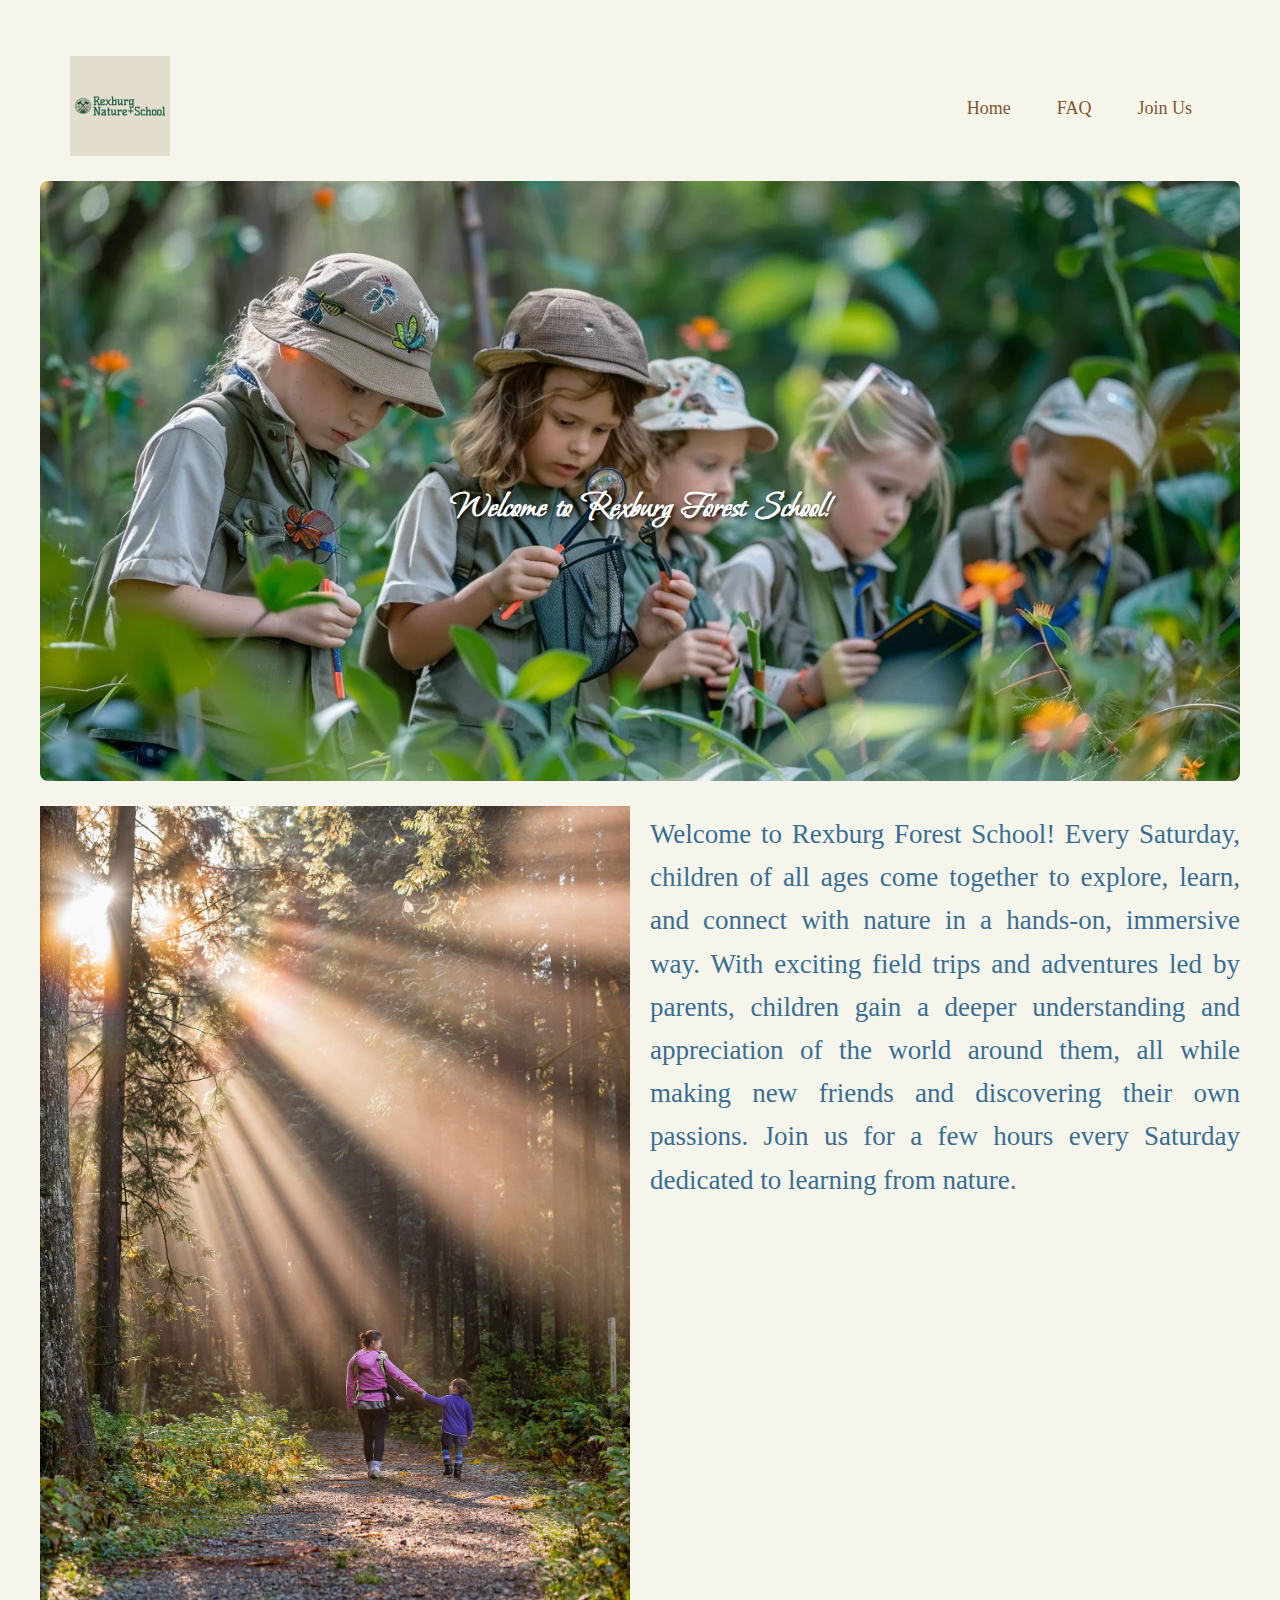
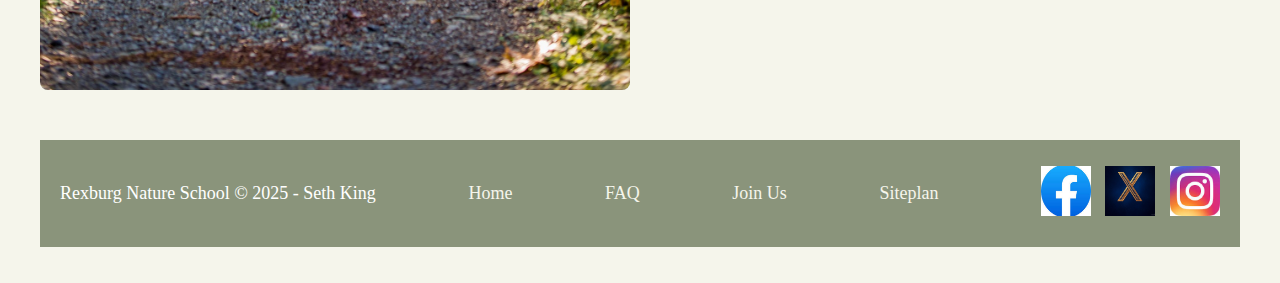
<file: Personal site plan/index.html>
<!DOCTYPE html>
<html lang="en">
    <head>
        <meta charset="UTF-8">
        <meta name="viewport" content="width=device-width, initial-scale=1.0">
        <title>Rexburg Nature School</title>
        <link rel="stylesheet" href="styles/style.css">
        <link rel="preconnect" href="https://fonts.googleapis.com">
        <link rel="preconnect" href="https://fonts.gstatic.com" crossorigin>
        <link href="https://fonts.googleapis.com/css2?family=Bonheur+Royale&display=swap" rel="stylesheet">
        <link rel="preconnect" href="https://fonts.googleapis.com">
        <link rel="preconnect" href="https://fonts.gstatic.com" crossorigin>
        <link href="https://fonts.googleapis.com/css2?family=Bonheur+Royale&family=Tinos:ital,wght@0,400;0,700;1,400;1,700&display=swap" rel="stylesheet">
    </head>
<body>
    <header>
        <a id="logo_link_1" href="index.html" title="Rexburg Nature School">
          <img src="images/RNS_LOGO.png" alt="logo">
        </a> 
        <nav>
          <a href="index.html">Home</a>
          <a href="FAQ.html  ">FAQ</a>
          <a href="Join_us.html">Join Us</a> 
      </nav>

      </header>
    <main>
        <div class="hero">
            <h1>Welcome to Rexburg Forest School!</h1>
        <img src="images/learning-in-forest.webp" alt="FAQ" height="600">
        </div>
        <section id="welcome" class = "intro">
           
         <img src="images/walking-in-forest.jpg" alt="walking in forest" width = "300">
         <p>Welcome to Rexburg Forest School! Every Saturday, children of all ages come together to explore, learn, and connect with nature in a hands-on, immersive way. With exciting field trips and adventures led by parents, children gain a deeper understanding and appreciation of the world around them, all while making new friends and discovering their own passions. Join us for a few hours every Saturday dedicated to learning from nature.</p>

        </section>
    </main>
    <footer>
        <p>Rexburg Nature School &copy; 2025 - Seth King</p>
        <p><a href="index.html">Home</a></p>
        <p><a href="FAQ.html">FAQ</a></p>
        <p><a href="Join_us.html">Join Us</a></p>
        
        <p><a href="siteplan.html"> Siteplan</a>
        <div class="social">
            <a href="https://facebook.com" target="_blank" rel="noopener">
            <img src="images/fb_icon.jpg" alt="Facebook icon" width="50" height="50">
            </a>
            <a href="https://twitter.com" target="_blank" rel="noopener">
            <img src="images/x_icon.jpg" alt="Twitter icon" width="50" height="50">
            </a>
            <a href="https://instagram.com" target="_blank" rel="noopener">
            <img src="images/ig_icon.jpg" alt="Instagram icon" width="50" height="50">
            </a>
        </div>
    </footer>
</body>
</html>
</file>
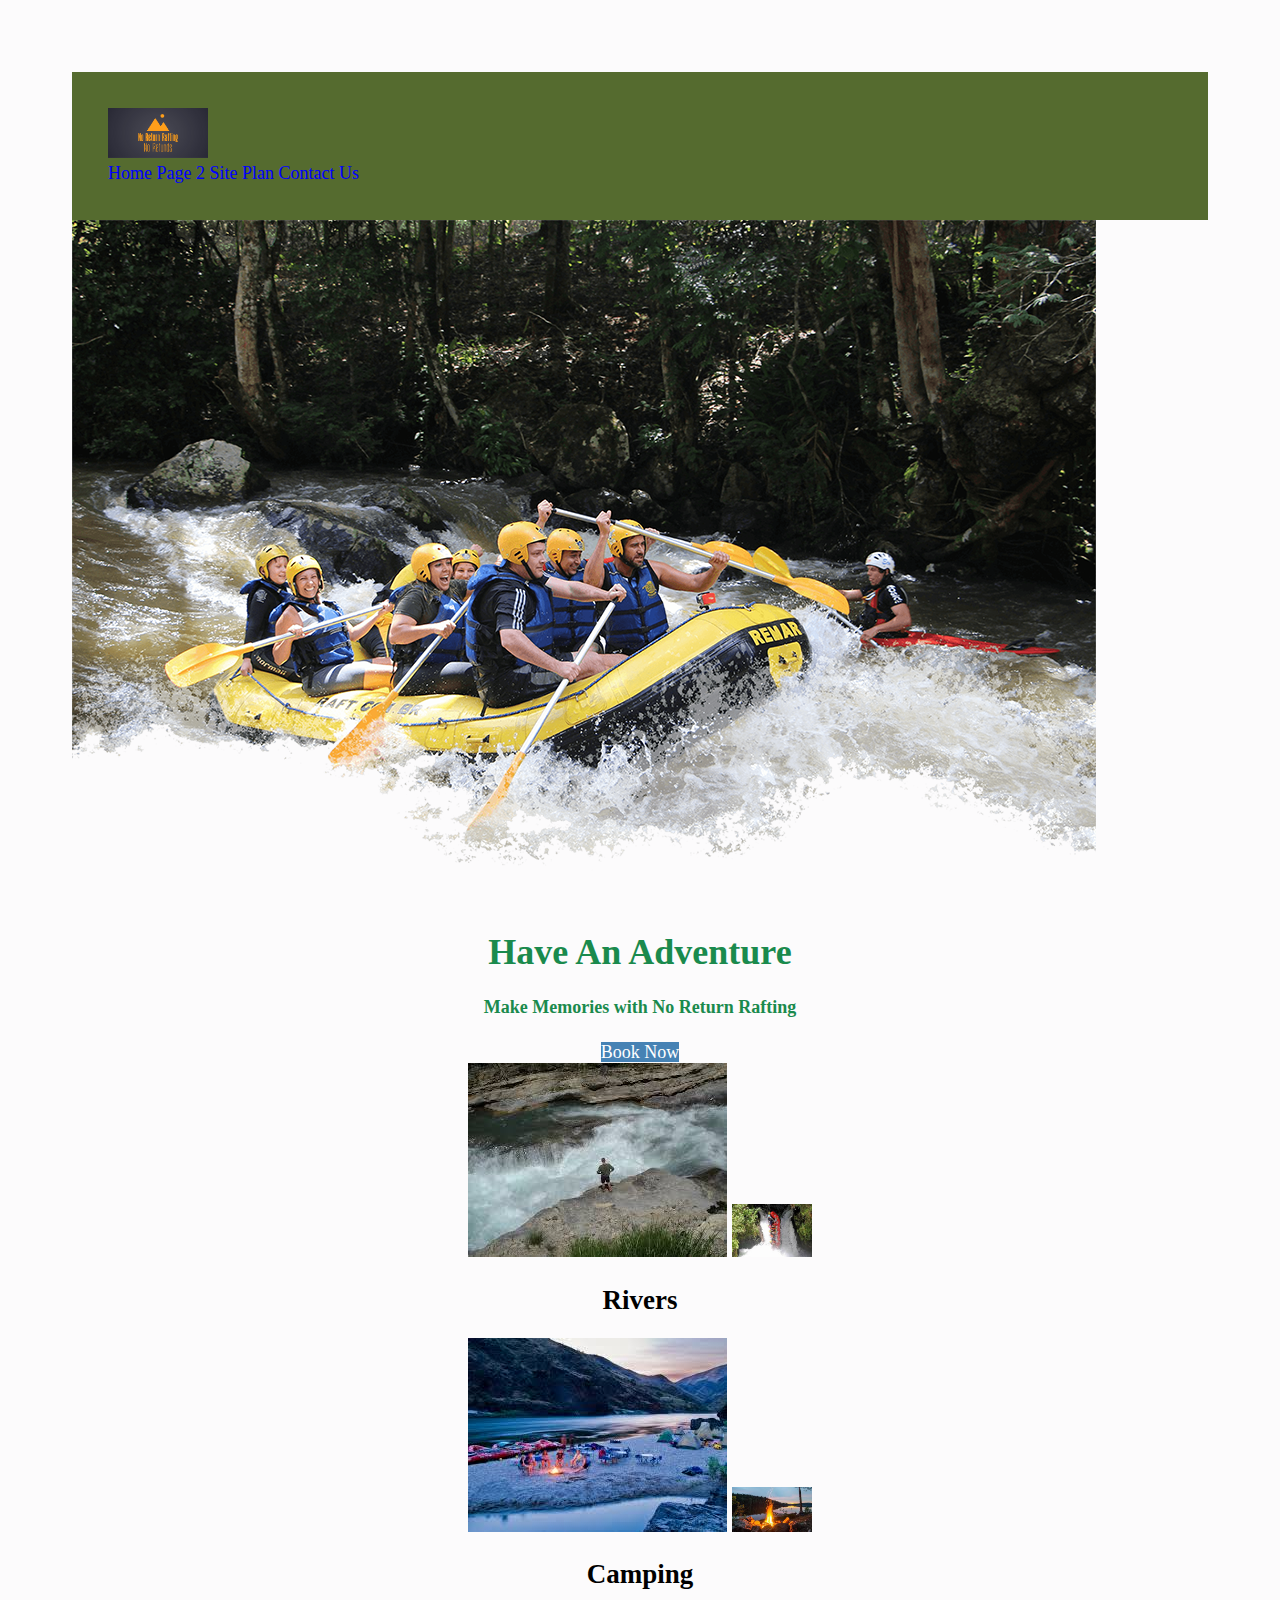
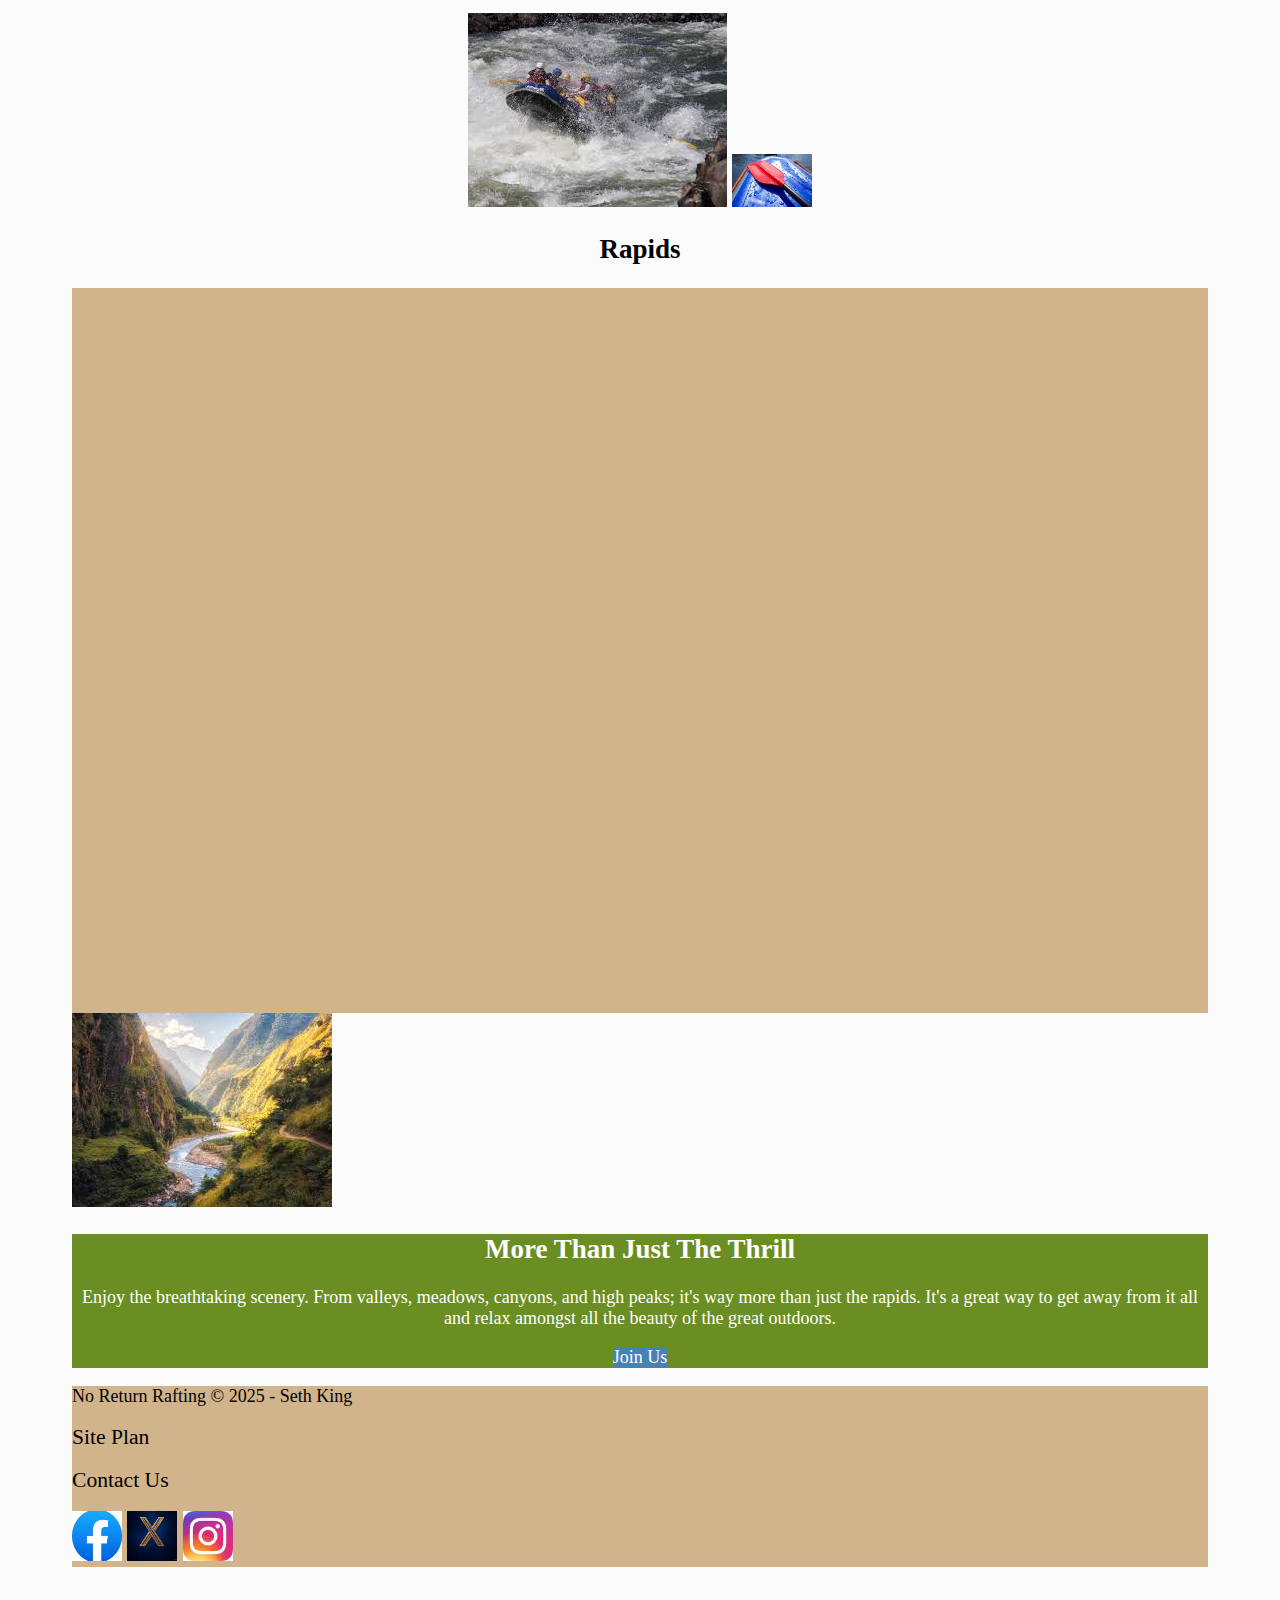
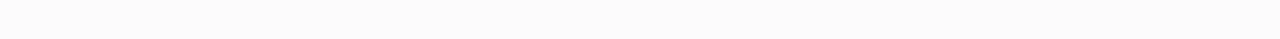
<file: wwr/index.html>
<!DOCTYPE html>
<html lang="en">
<head>
    <meta charset="UTF-8">
    <meta http-equiv="X-UA-Compatible" content="IE=edge">
    <meta name="viewport" content="width=device-width, initial-scale=1.0">
    <title> Whitewater Rafting | NO RETURN RAFTING | Home </title>
<link rel="stylesheet" href="style/style.css">

</head>
<body>
    <div id="content">
    <header>
        <a id="logo_link" href="index.html">
            <img class="logo" src="style/images/logo.png" alt="No Return Rafting logo" height="50" width="100">
        </a>
        <nav>
            <a href="index.html">Home</a>
            <a href="#">Page 2</a>
            <a href="site-plan-rafting.html">Site Plan</a>
            <a href="contactus.html">Contact Us</a>
        </nav>
    </header>
    <div id="hero">
        <div id="hero-box">
            <img id="hero-img" src="style/images/hero.png" alt="People enjoying white water rafting">
        </div>
        <section id="hero-msg">
            <h1 class="home-title">Have An Adventure</h1>
            <h4>Make Memories with No Return Rafting</h4>
            <div class='button-box'>
                <a class='book' href="contactus.html">Book Now</a>
            </div>
        </section>
    </div>
    <main class="home-grid">
        <section class="rivers-card">
            <img class="card-img" src="style/images/rivers.jpg" alt="river in forest">
            <img class="icon" src="style/images/river_icon.jpg" alt="river icon">
            <h2>Rivers</h2>
        </section>
        <section class="camping-card">
            <img class="card-img" src="style/images/camping.jpg" alt="tent in mountains">
            <img class="icon" src="style/images/fire_icon.jpg" alt="fire icon">
            <h2>Camping</h2>
        </section>
        <section class="rapids-card">
            <img class="card-img" src="style/images/rapids.jpg" alt="rafting boat">
            <img class="icon" src="style/images/oars.jpg" alt="oars icon">
            <h2>Rapids</h2>
        </section>
        <div id="background"></div>
        <img class="mountains" src="style/images/mountains.jpg" alt="Misty mountains">
        <section class="msg">
            <h2>More Than Just The Thrill</h2>
            <p>Enjoy the breathtaking scenery. From valleys, meadows, canyons, and high peaks; it's way more than just the rapids. It's a great way to get away from it all and relax amongst all the beauty of the great outdoors. </p>
            <a class='join' href="rivers.html">Join Us</a>
        </section>
    </main>
<footer>
    <p>No Return Rafting &copy; 2025 - Seth King</p>
    <p><a href="site-plan-rafting.html">Site Plan</a></p>
    <p><a href="contactus.html">Contact Us</a></p>
    <div class="social">
        <a href="https://facebook.com" target="_blank" rel="noopener">
            <img src="style/images/fb_icon.jpg" alt="fb icon"
            width="50" height="50">
        </a>
        <a href="https://twitter.com" target="_blank" rel="noopener">
            <img src="style/images/x_icon.jpg" alt="twitter icon"
            width="50" 
     height="50" >
        </a>
        <a href="https://instagram.com" target="_blank" rel="noopener">
            <img src="style/images/ig_icon.jpg" alt="instagram icon"
            height="50" width="50">
        </a>
    </div>
</footer>
</div>
</body>
</html>
</file>
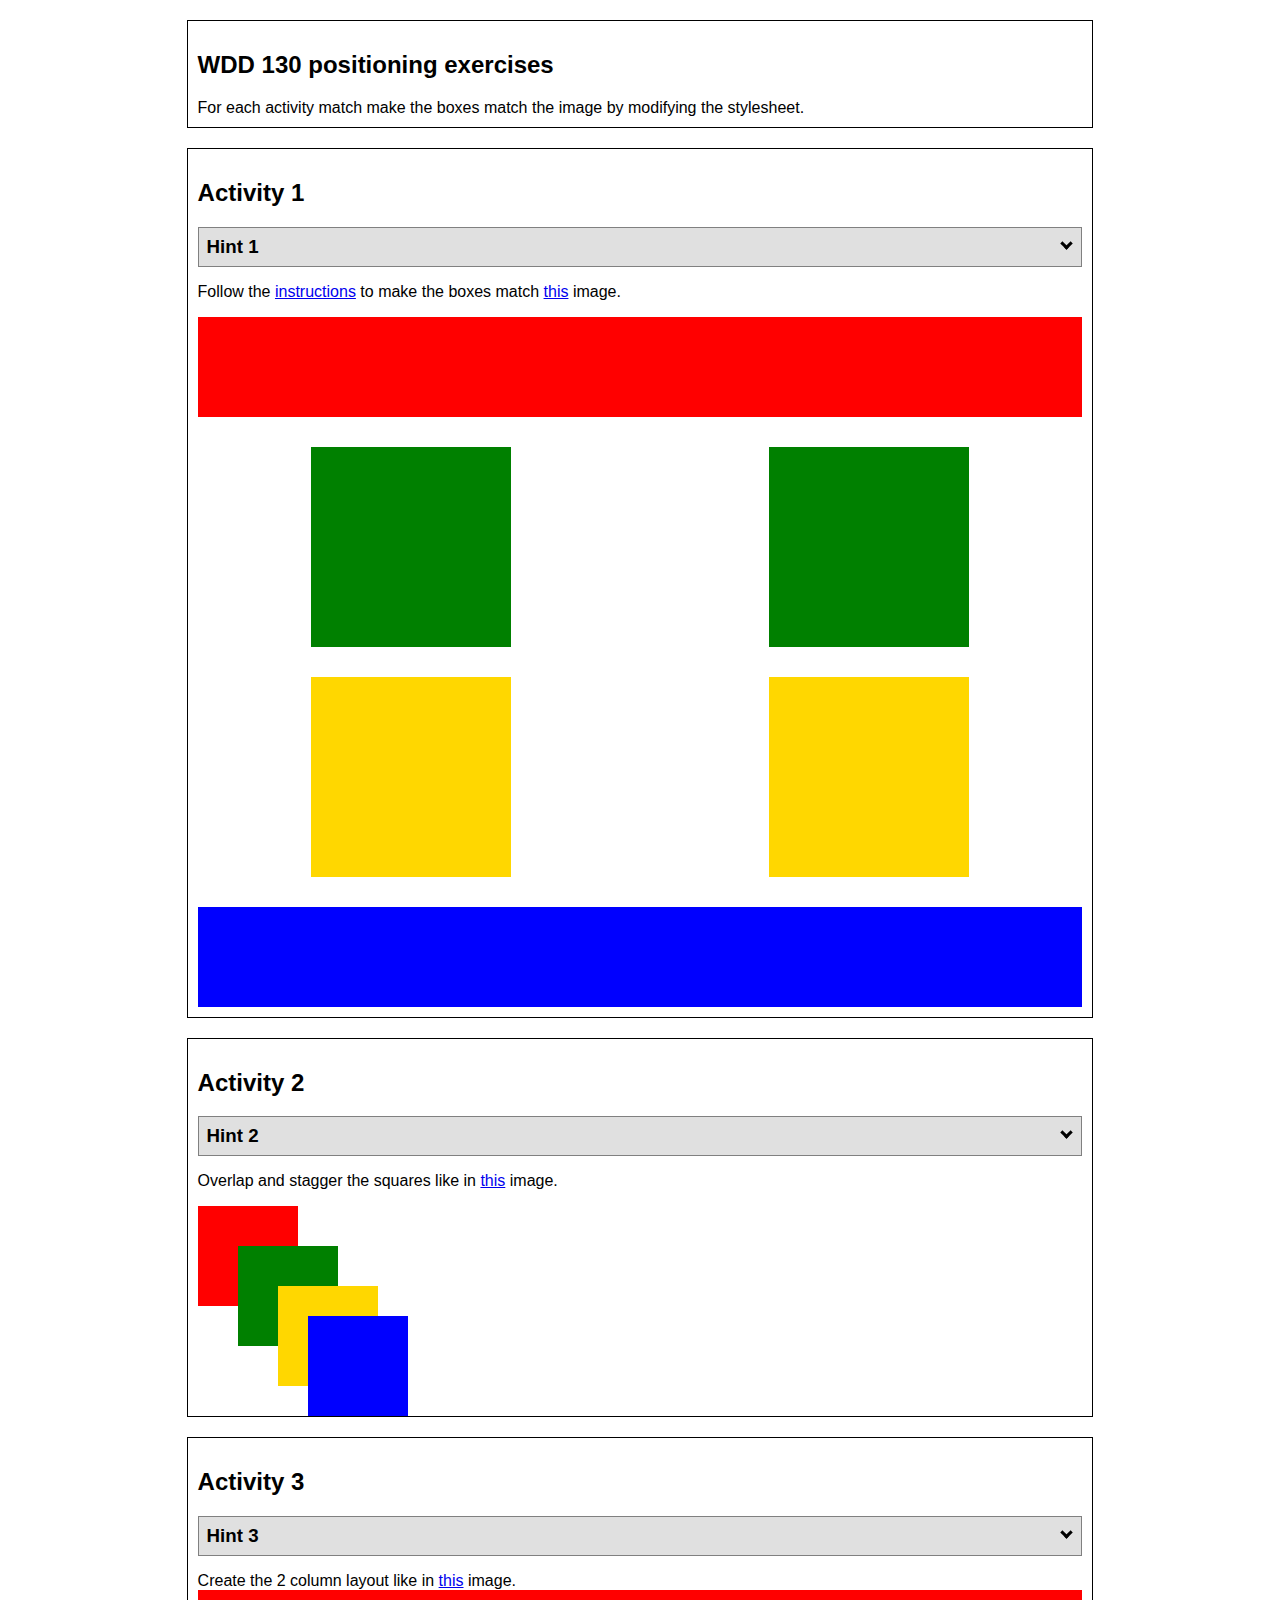
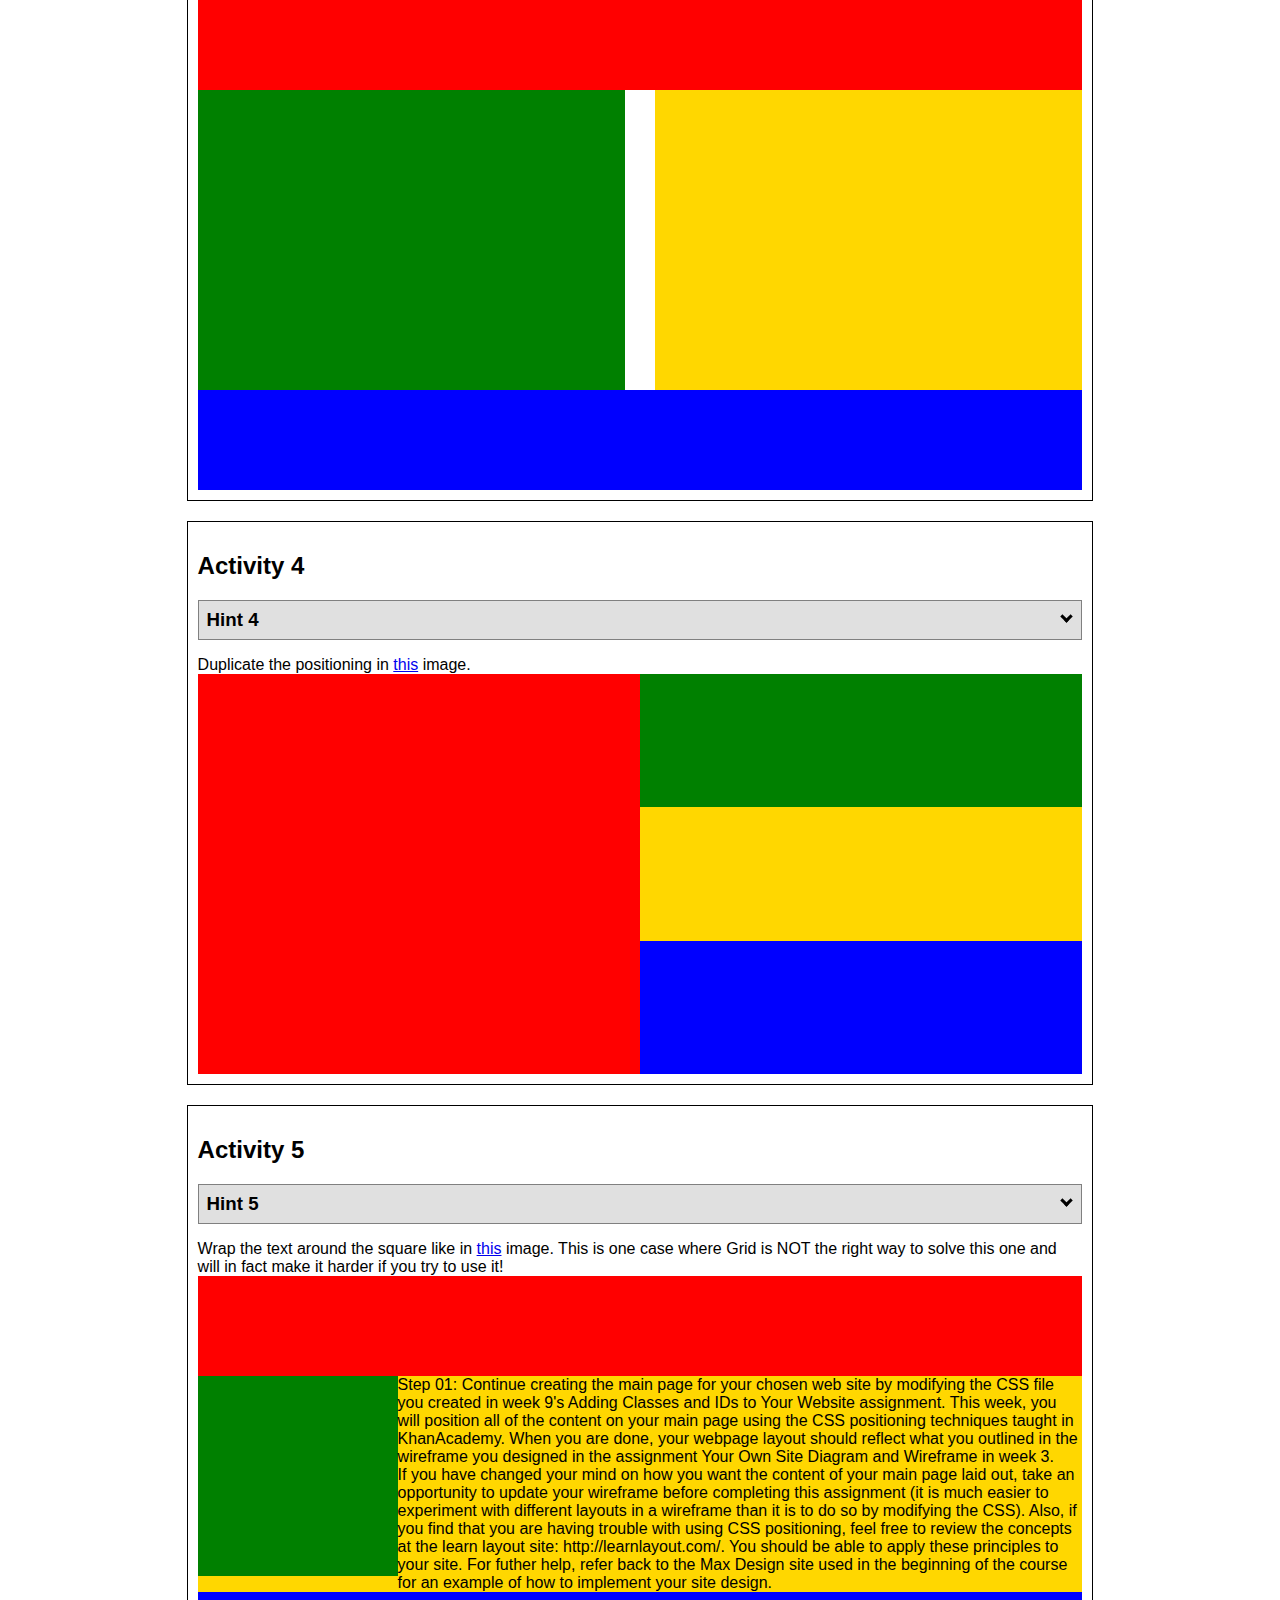
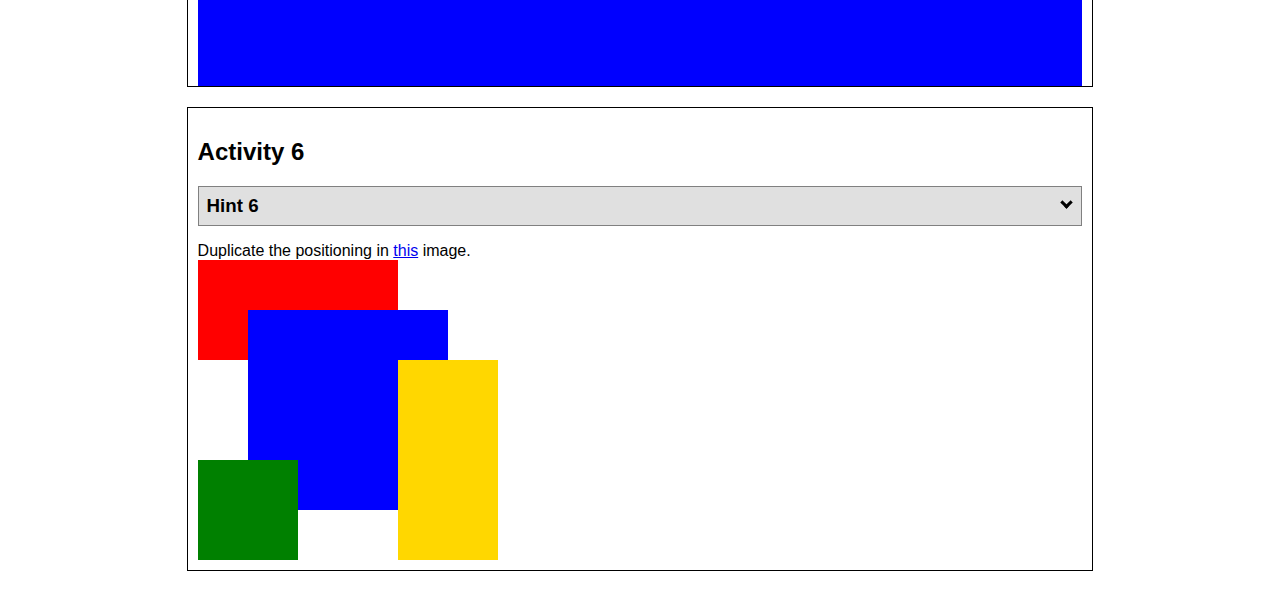
<file: positioning.html>
<!DOCTYPE html>
<html lang="en">
    <head>
    <!-- HTML - Name: positioning.html -->
    <title>Positioning Activity</title>
    <link rel="stylesheet" type="text/css" href="positionstyles.css" />
  </head>
  <body>
    <div class="activity">
      <h2>WDD 130 positioning exercises</h2>
      For each activity match make the boxes match the image by modifying the stylesheet.</div>
    <div class="activity">
      <h2>Activity 1</h2>
      <section class="hint"><input type="checkbox" ><i></i> <h3>Hint 1</h3><div><p>Check out the <a href="https://byui-wdd.github.io/wdd130/activities/w06-css-positioning.html" target="_blank">activity instructions</a> in Ilearn!</p></div></section>
      <p>Follow the <a href="https://byui-wdd.github.io/wdd130/activities/w06-css-positioning.html" target="_blank">instructions</a> to make the boxes match  <a href="https://byui-wdd.github.io/wdd130/images/example1.png" target="_blank">this</a> image.</p>
      <div class="content1" >
        <div class="red1" ></div>
        <div class="green1" ></div>
        <div class="green1" ></div>
        <div class="yellow1"></div>
        <div class="yellow1"></div>
        <div class="blue1"></div>
      </div>
    </div>
    <div class="activity">
      <h2>Activity 2</h2>
      <section class="hint"><input type="checkbox" > <h3>Hint 2</h3><i></i><div>
      <ul>
      <li>grid-template-columns: 50px 50px 50px 50px 50px </li></ul></div></section>
      <p>Overlap and stagger the squares like in <a href="https://byui-wdd.github.io/wdd130/images/example2.png" target="_blank">this</a> image.</p>
      <div class="content2" >
        <div class="red2" ></div>
        <div class="green2" ></div>
        <div class="yellow2"></div>
        <div class="blue2"></div>
      </div>
    </div>
    <div class="activity">
      <h2>Activity 3</h2>
      <section class="hint"><input type="checkbox" > <h3>Hint 3</h3><i></i><div><p>This one is going to be best solved with CSS Grid. Remember to make the boxes the right width first...then start moving them around. </p><h4>Properties used:</h4><ul><li>display:grid;</li><li>grid-template-columns:</li><li>grid-column-gap:</li>
        <li>grid-column:</li>  </ul></div></section>
      Create the 2 column layout like in <a href="https://byui-wdd.github.io/wdd130/images/example3.png" target="_blank">this</a>  image.
      <div class="content3" >
        <div class="red3" ></div>
        <div class="green3" ></div>
        <div class="yellow3"></div>
        <div class="blue3"></div>
      </div>
    </div>
    <div class="activity">
      <h2>Activity 4</h2>
      <section class="hint"><input type="checkbox" > <h3>Hint 4</h3><i></i><div><p>For the others we have been primarily concerned with width. For this one you will need to adjust height as well. </p><h4>Properties used:</h4><ul><li>display:grid;</li><li>grid-template-columns:</li><li>grid-row:</li></ul></div></section>
      Duplicate the positioning in <a href="https://byui-wdd.github.io/wdd130/images/example4.png" target="_blank">this</a> image. 
      <div class="content4" >
        <div class="red4" ></div>
        <div class="green4" ></div>
        <div class="yellow4"></div>
        <div class="blue4"></div>
      </div>
    </div>

    <div class="activity">
      <h2>Activity 5</h2>
      <section class="hint"><input type="checkbox" > <h3>Hint 5</h3><i></i><div><p>Grid is <strong>not</strong> the right way to do this.  In fact there is only one way to really do that...and that is with float. Remember that we float the thing we want the text to wrap around.  Also remember to start by making all the shapes the right size and shape.</p><h4>Properties used:</h4><ul><li>float: left;</li></ul></div></section>
      Wrap the text around the square like in <a href="https://byui-wdd.github.io/wdd130/images/example5.png" target="_blank">this</a> image. This is one case where Grid is NOT the right way to solve this one and will in fact make it harder if you try to use it!
      <div class="content5" >
        <div class="red5" ></div>
        <div class="green5" ></div>
        <div class="yellow5">
          Step 01: Continue creating the main page for your chosen web site by modifying the CSS file you created in week 9's Adding Classes and IDs to Your Website assignment. This week, you will position all of the content on your main page using the CSS positioning techniques taught in KhanAcademy. When you are done, your webpage layout should reflect what you outlined in the wireframe you designed in the assignment Your Own Site Diagram and Wireframe in week 3. <br />
          If you have changed your mind on how you want the content of your main page laid out, take an opportunity to update your wireframe before completing this assignment (it is much easier to experiment with different layouts in a wireframe than it is to do so by modifying the CSS). Also, if you find that you are having trouble with using CSS positioning, feel free to review the concepts at the learn layout site: http://learnlayout.com/. You should be able to apply these principles to your site. For futher help, refer back to the Max Design site used in the beginning of the course for an example of how to implement your site design.</div>
        <div class="blue5"></div>
      </div>
    </div>
    <div class="activity">
      <h2>Activity 6</h2>
      <section class="hint"><input type="checkbox" > <h3>Hint 6</h3><i></i><div><p>This one is all about visualizing the grid behind the layout. If you are having a hard time doing that first: all the sizes are even multiples of 100, and second here is another example with the lines drawn: <a href="https://byui-wdd.github.io/wdd130/images/example6-hint.png" target="_blank">example 6 with lines</a>. For this one you will find it easiest if you use px for the column width. You can also use <kbd>z-index</kbd> to control the element layering.    </p><h4>Properties used:</h4><ul><li>display:grid;</li><li>grid-template-columns:</li><li>grid-column:</li><li>grid-row:</li><li><a href="https://www.w3schools.com/cssref/pr_pos_z-index.asp" target="_blank">z-index:</a></li></ul></div></section>
      Duplicate the positioning in <a href="https://byui-wdd.github.io/wdd130/images/example6.png" target="_blank">this</a> image.
      <div class="content6" >
        <div class="red6" ></div>
        <div class="green6" ></div>
        <div class="yellow6"></div>
        <div class="blue6"></div>
      </div>
    </div>
  </body>
</html>
</file>
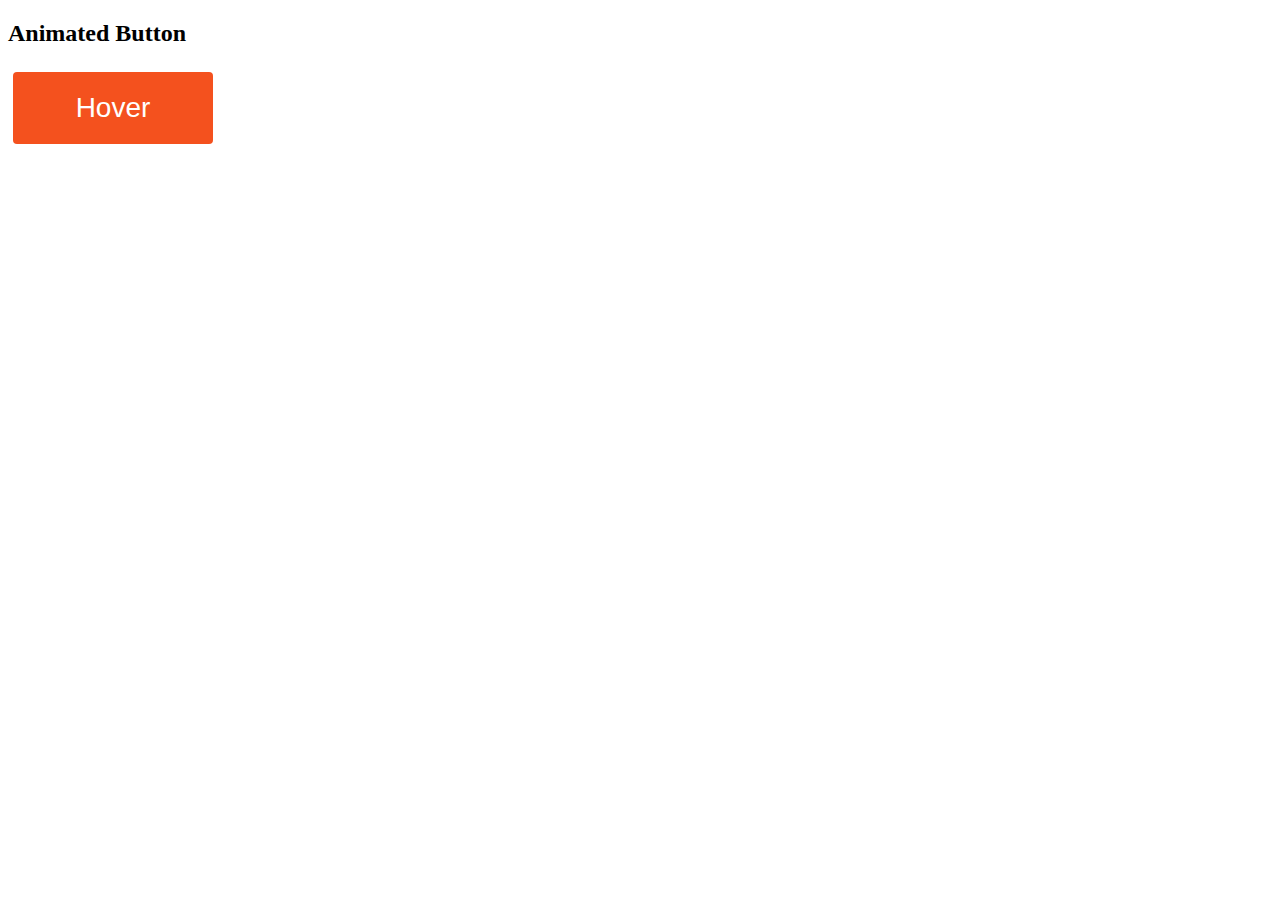
<file: week12.html>
<!DOCTYPE html>
<html lang="en">
<head>
<meta charset="UTF-8">
<meta name="viewport" content="width=device-width, initial-scale=1">
<title>Button</title>
<style>
.button {
  border-radius: 4px;
  background-color: #f4511e;
  border: none;
  color: #FFFFFF;
  text-align: center;
  font-size: 28px;
  padding: 20px;
  width: 200px;
  transition: all 0.5s;
  cursor: pointer;
  margin: 5px;
}

.button span {
  cursor: pointer;
  display: inline-block;
  position: relative;
  transition: 0.5s;
}

.button span:after {
  content: '\00bb';
  position: absolute;
  opacity: 0;
  top: 0;
  right: -20px;
  transition: 0.5s;
}

.button:hover span {
  padding-right: 25px;
}

.button:hover span:after {
  opacity: 1;
  right: 0;
}
</style>
</head>
<body>

<h2>Animated Button</h2>
<button type="button" class="button" onclick="window.location.href='https://www.youtube.com/watch?v=dQw4w9WgXcQ';"><span>Hover </span></button>

</body>
</html>
</file>
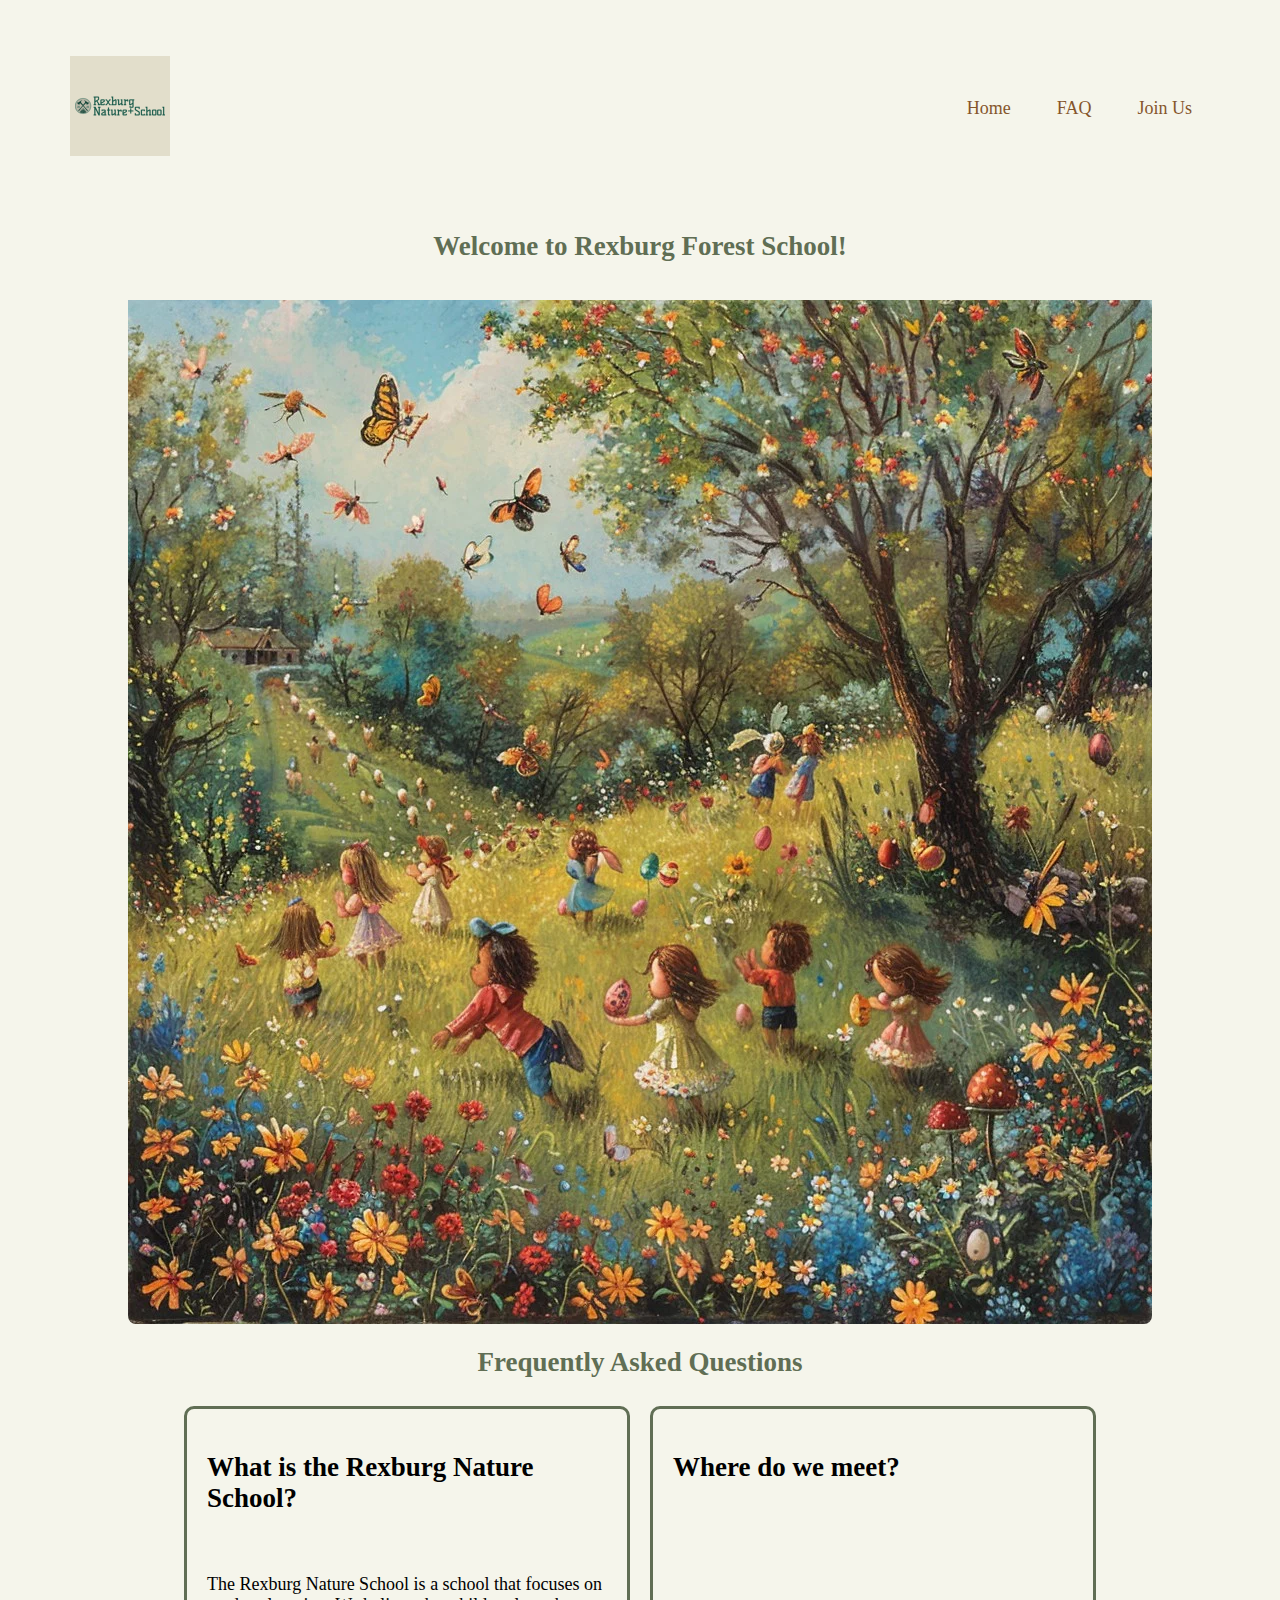
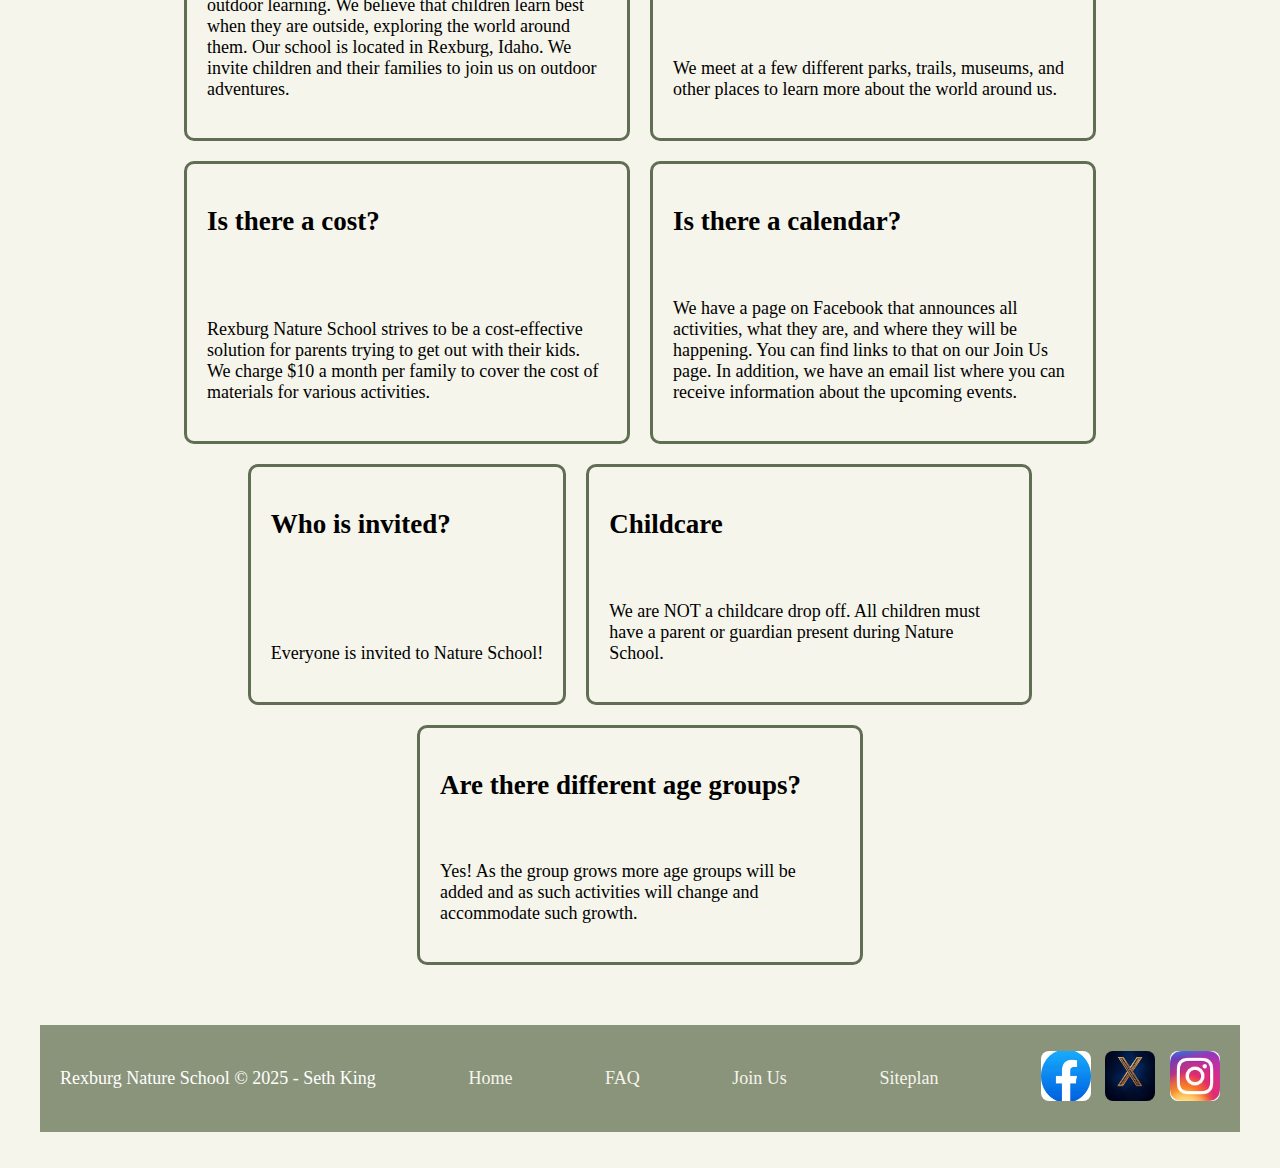
<file: Personal site plan/FAQ.html>
<!DOCTYPE html>
<html lang="en">
    <head>
        <meta charset="UTF-8">
        <meta name="viewport" content="width=device-width, initial-scale=1.0">
        <title>Rexburg Nature School</title>
        <link rel="preconnect" href="https://fonts.googleapis.com">
        <link rel="preconnect" href="https://fonts.gstatic.com" crossorigin>
        <link href="https://fonts.googleapis.com/css2?family=Bonheur+Royale&display=swap" rel="stylesheet">
        <link rel="preconnect" href="https://fonts.googleapis.com">
        <link rel="preconnect" href="https://fonts.gstatic.com" crossorigin>
        <link href="https://fonts.googleapis.com/css2?family=Bonheur+Royale&family=Tinos:ital,wght@0,400;0,700;1,400;1,700&display=swap" rel="stylesheet">
        <link rel="stylesheet" href="styles/FAQstyle.css">

    </head>
<body>
    <header>
        <a id="logo_link_1" href="index.html" title="Rexburg Nature School">
          <img src="images/RNS_LOGO.png" alt="logo">
        </a> 
        <nav>
          <a href="index.html">Home</a>
          <a href="FAQ.html  ">FAQ</a>
          <a href="Join_us.html">Join Us</a> 
      </nav>
      </header>
    <main>
        <div id="hero">
            <h1>Welcome to Rexburg Forest School!</h1>
        <img src="images/illustration-playing.webp" alt="FAQ" height="600">
       </div>


       <h1>Frequently Asked Questions</h1>
       <div id="Questions">
      

        <div class="question">
            <h2>What is the Rexburg Nature School?</h2>
            <p>The Rexburg Nature School is a school that focuses on outdoor learning. We believe that children learn best when they are outside, exploring the world around them. Our school is located in Rexburg, Idaho. We invite children and their families to join us on outdoor adventures.</p>
        </div>
        <div class="question">
            <h2>Where do we meet?</h2>
            <p>We meet at a few different parks, trails, museums, and other places to learn more about the world around us.</p>
        </div>
        <div class="question">
            <h2>Is there a cost?</h2>
            <p>Rexburg Nature School strives to be a cost-effective solution for parents trying to get out with their kids. We charge $10 a month per family to cover the cost of materials for various activities.</p>
        </div>
        <div class="question">
            <h2>Is there a calendar?</h2>
            <p>We have a page on Facebook that announces all activities, what they are, and where they will be happening. You can find links to that on our Join Us page. In addition, we have an email list where you can receive information about the upcoming events.</p>
        </div>
        <div class="question">
            <h2>Who is invited?</h2>
            <p>Everyone is invited to Nature School!</p>
        </div>
        <div class="question">
            <h2>Childcare</h2>
            <p>We are NOT a childcare drop off. All children must have a parent or guardian present during Nature School.</p>
        </div>
        <div class="question">
            <h2>Are there different age groups?</h2>
            <p>Yes! As the group grows more age groups will be added and as such activities will change and accommodate such growth.</p>
        </div>
    </div>
    </main>
    <footer>
        <p>Rexburg Nature School &copy; 2025 - Seth King</p>
        <p><a href="index.html">Home</a></p>
        <p><a href="FAQ.html">FAQ</a></p>
        <p><a href="Join_us.html">Join Us</a></p>
        
        <p><a href="siteplan.html"> Siteplan</a>
        <div class="social">
            <a href="https://facebook.com" target="_blank" rel="noopener">
                <img src="images/fb_icon.jpg" alt="Facebook icon" width="50" height="50">
            </a>
            <a href="https://twitter.com" target="_blank" rel="noopener">
                <img src="images/x_icon.jpg" alt="Twitter icon" width="50" height="50">
            </a>
            <a href="https://instagram.com" target="_blank" rel="noopener">
                <img src="images/ig_icon.jpg" alt="Instagram icon" width="50" height="50">
            </a>
        </div>
    </footer>
</body>
</html>
</file>
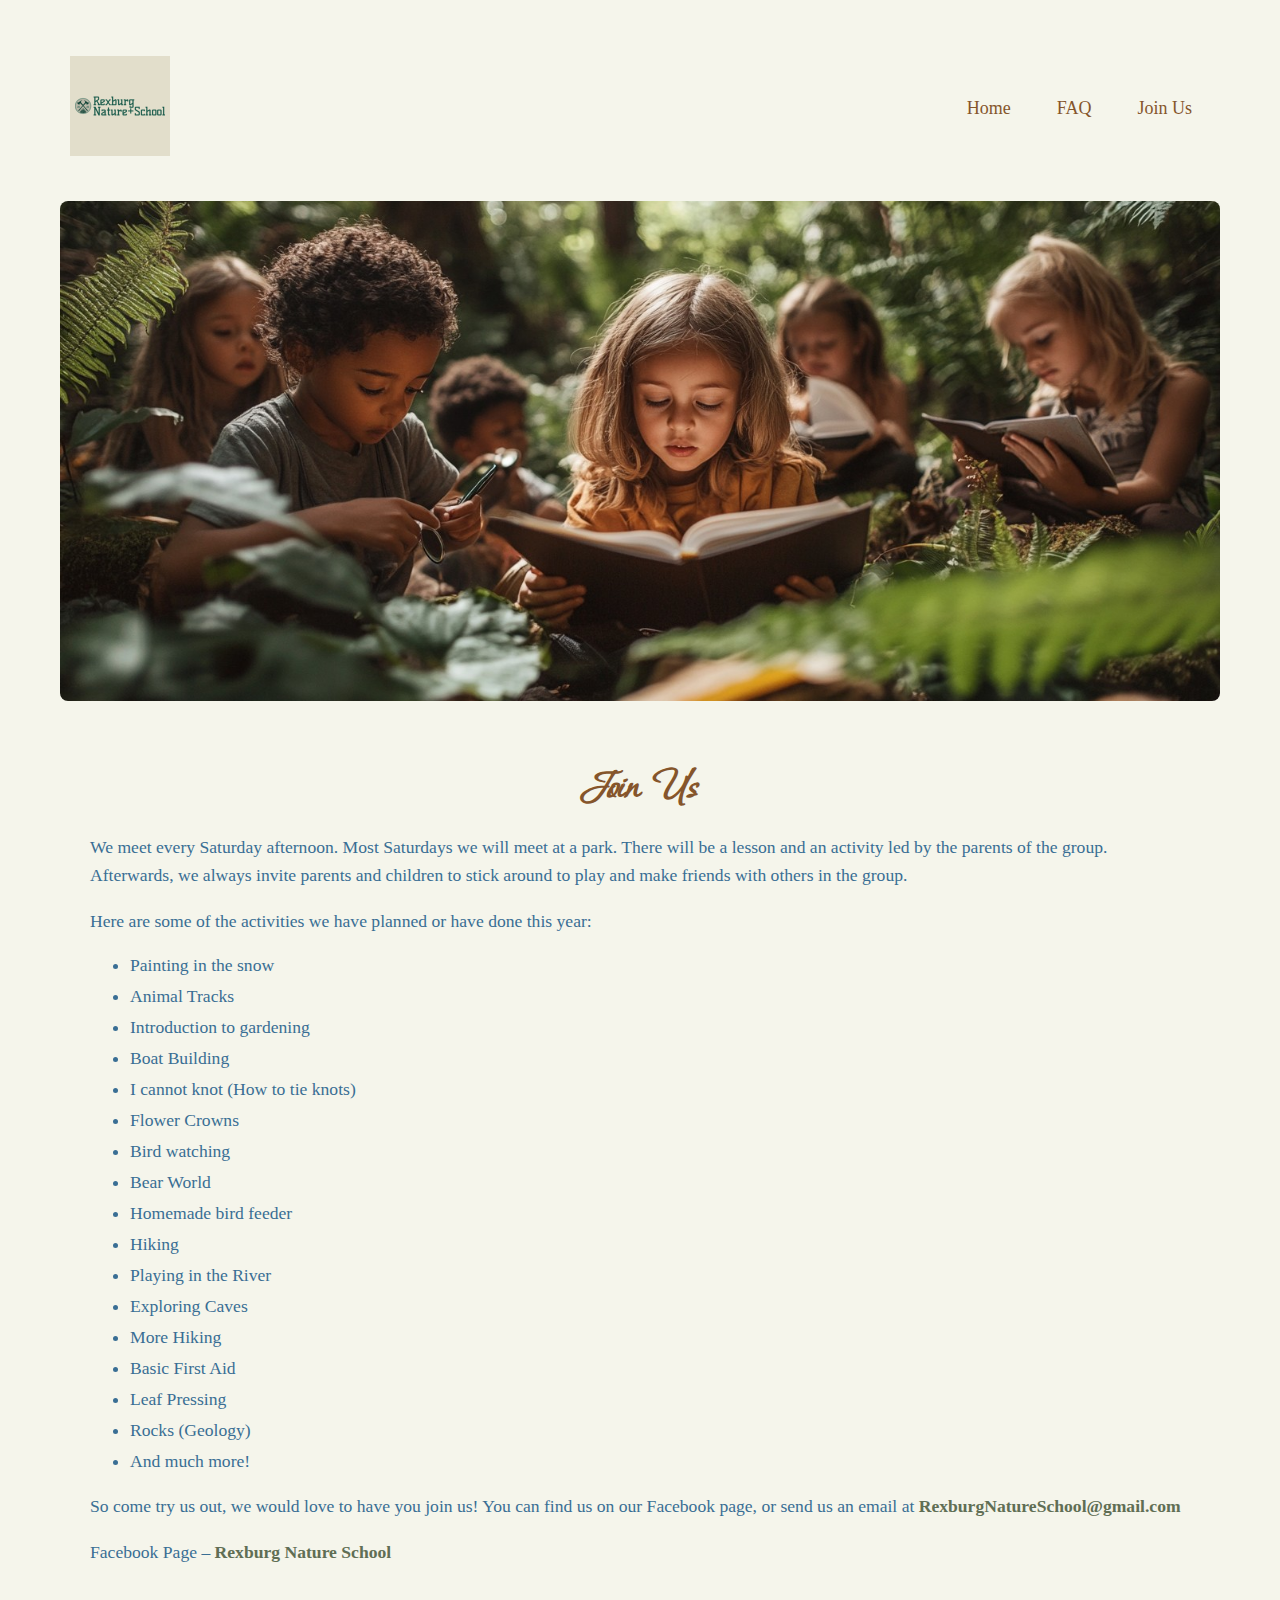
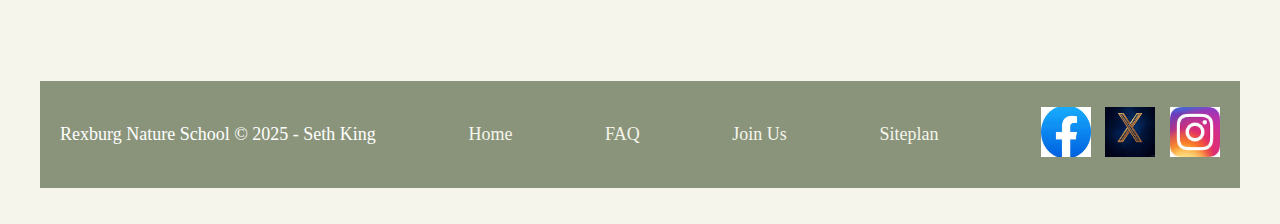
<file: Personal site plan/Join_us.html>
<!DOCTYPE html>
<html lang="en">
    <head>
        <meta charset="UTF-8">
        <meta name="viewport" content="width=device-width, initial-scale=1.0">
        <title>Rexburg Nature School</title>
        <link rel="stylesheet" href="styles/style.css">
        <link rel="stylesheet" href="styles/JoinUs.css"> <!-- New CSS file -->
        <link rel="preconnect" href="https://fonts.googleapis.com">
        <link rel="preconnect" href="https://fonts.gstatic.com" crossorigin>
        <link href="https://fonts.googleapis.com/css2?family=Bonheur+Royale&family=Tinos:ital,wght@0,400;0,700;1,400;1,700&display=swap" rel="stylesheet">
    </head>
<body>
    <header>
        <a id="logo_link_1" href="index.html" title="Rexburg Nature School">
          <img src="images/RNS_LOGO.png" alt="logo">
        </a> 
        <nav>
          <a href="index.html">Home</a>
          <a href="FAQ.html">FAQ</a>
          <a href="Join_us.html">Join Us</a> 
        </nav>
    </header>
    <main>
        <div class="hero">
            <img src="images/children-reading-outdoors.jpg" alt="Join Us">
        </div>
        <section class="join-us-section">
            <h1>Join Us</h1>
            <p>We meet every Saturday afternoon. Most Saturdays we will meet at a park. There will be a lesson and an activity led by the parents of the group. Afterwards, we always invite parents and children to stick around to play and make friends with others in the group.</p>
            <p>Here are some of the activities we have planned or have done this year:</p>
            <ul class="activities-list">
                <li>Painting in the snow</li>
                <li>Animal Tracks</li>
                <li>Introduction to gardening</li>
                <li>Boat Building</li>
                <li>I cannot knot (How to tie knots)</li>
                <li>Flower Crowns</li>
                <li>Bird watching</li>
                <li>Bear World</li>
                <li>Homemade bird feeder</li>
                <li>Hiking</li>
                <li>Playing in the River</li>
                <li>Exploring Caves</li>
                <li>More Hiking</li>
                <li>Basic First Aid</li>
                <li>Leaf Pressing</li>
                <li>Rocks (Geology)</li>
                <li>And much more!</li>
            </ul>
            <p>So come try us out, we would love to have you join us! You can find us on our Facebook page, or send us an email at <a href="mailto:RexburgNatureSchool@gmail.com">RexburgNatureSchool@gmail.com</a></p>
            <p>Facebook Page – <a href="https://facebook.com/RexburgNatureSchool" target="_blank" rel="noopener">Rexburg Nature School</a></p>
        </section>
    </main>
    <footer>
        <p>Rexburg Nature School © 2025 - Seth King</p>
        <p><a href="index.html">Home</a></p>
        <p><a href="FAQ.html">FAQ</a></p>
        <p><a href="Join_us.html">Join Us</a></p>

        <p><a href="siteplan.html">Siteplan</a></p>
        <div class="social">
            <a href="https://facebook.com" target="_blank" rel="noopener">
                <img src="images/fb_icon.jpg" alt="Facebook icon" width="50" height="50">
            </a>
            <a href="https://twitter.com" target="_blank" rel="noopener">
                <img src="images/x_icon.jpg" alt="Twitter icon" width="50" height="50">
            </a>
            <a href="https://instagram.com" target="_blank" rel="noopener">
                <img src="images/ig_icon.jpg" alt="Instagram icon" width="50" height="50">
            </a>
        </div>
    </footer>
</body>
</html>
</file>
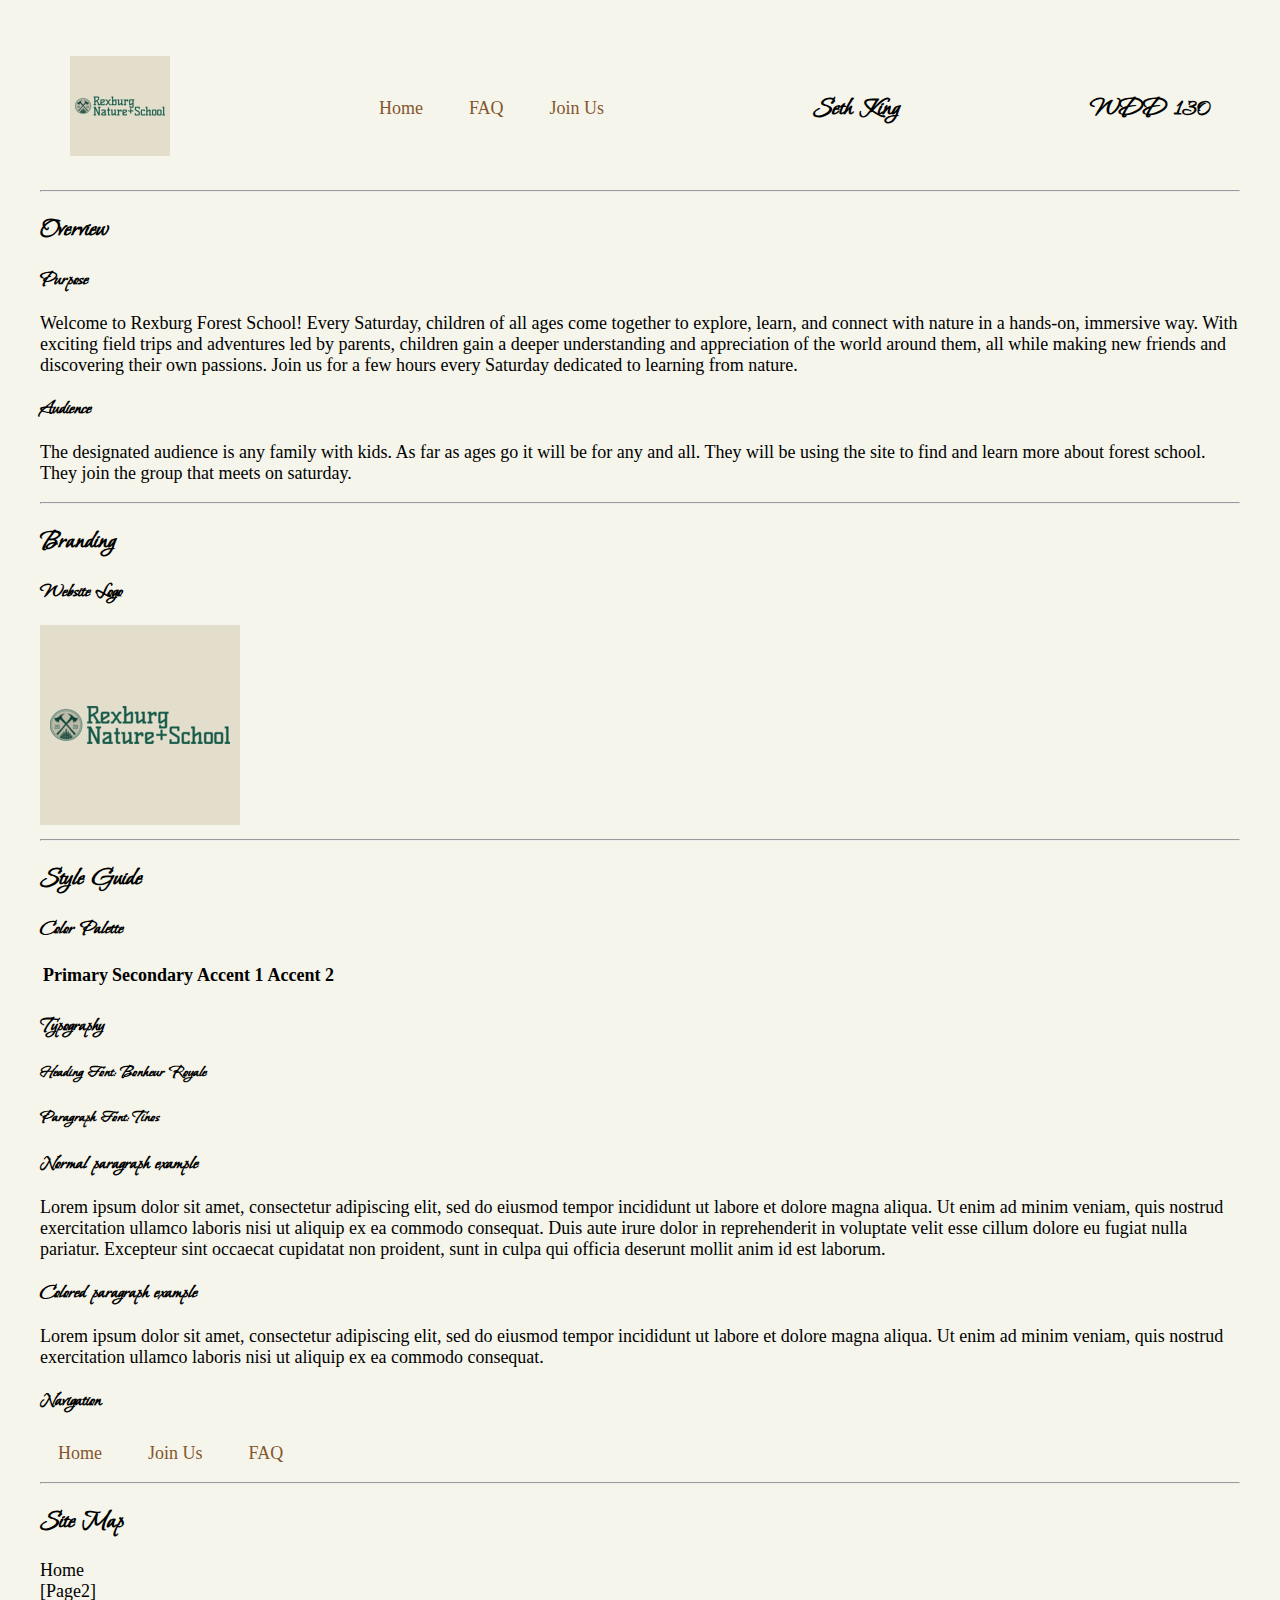
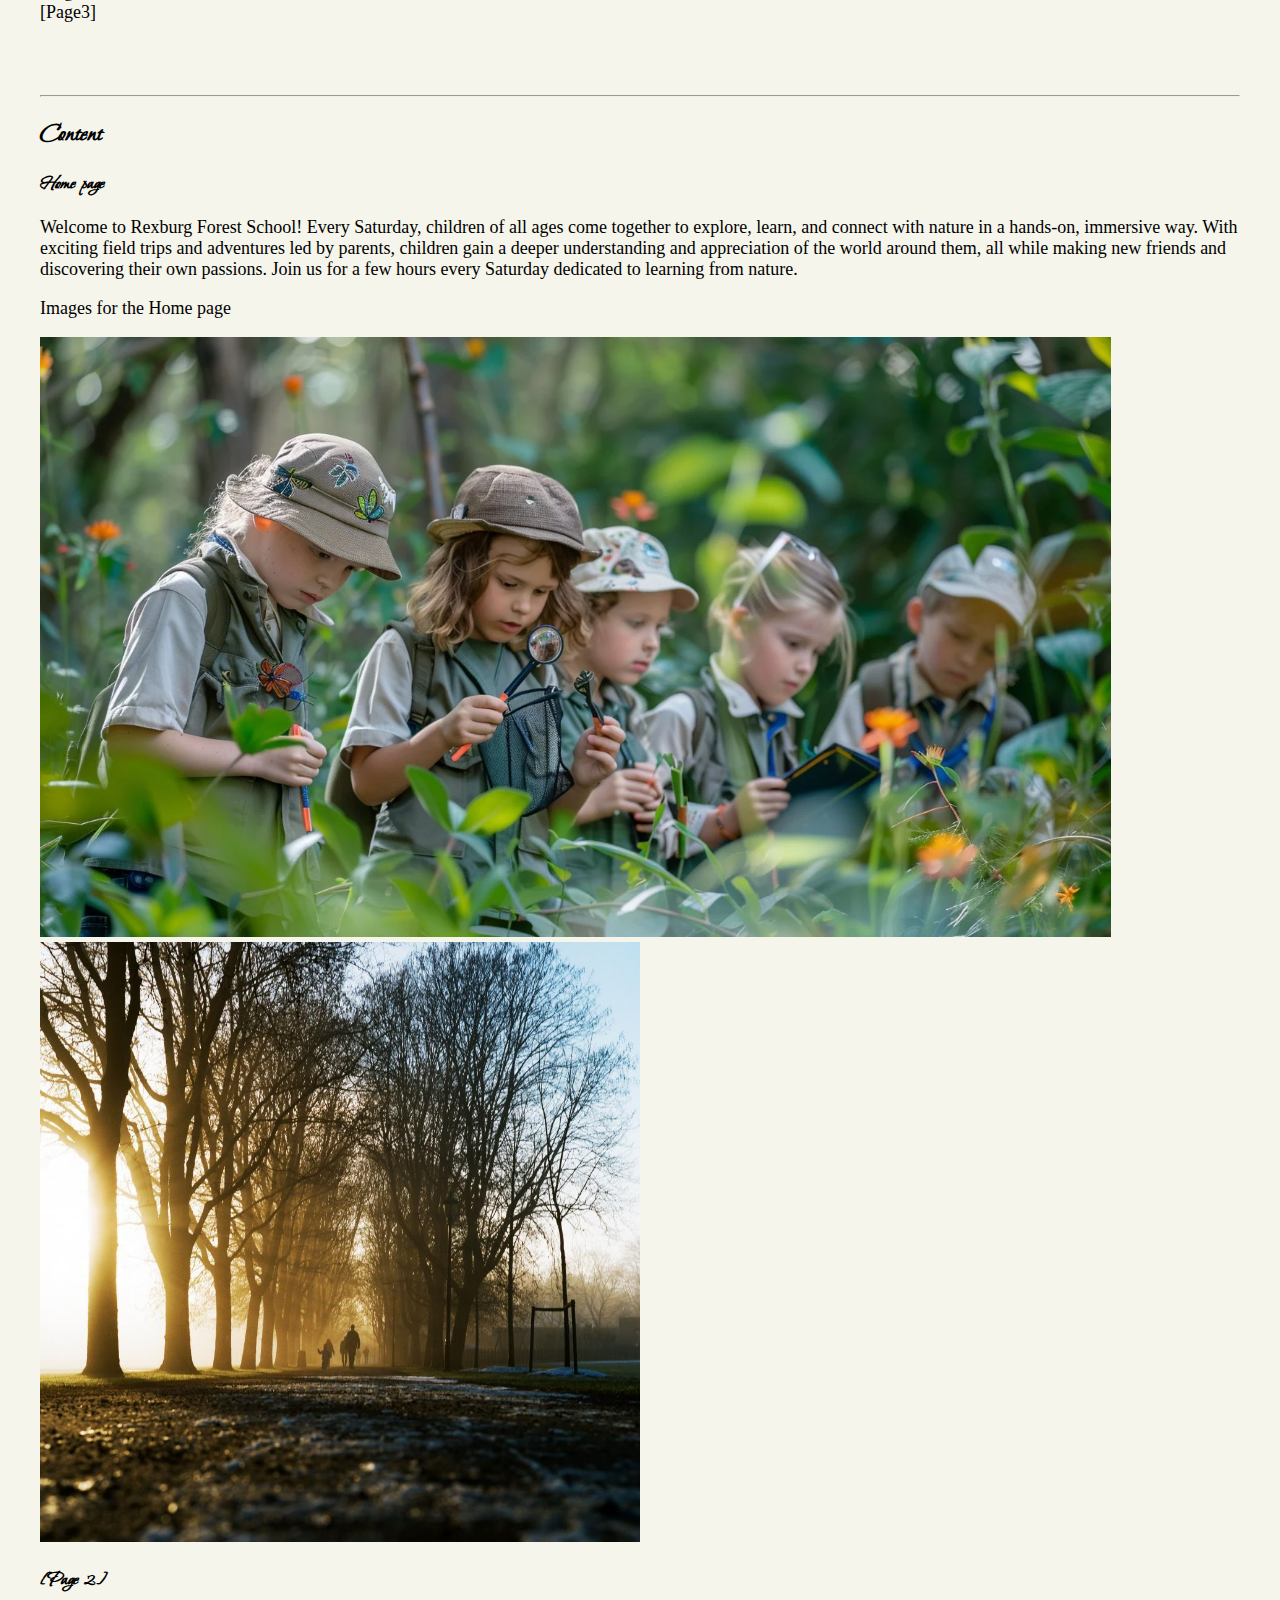
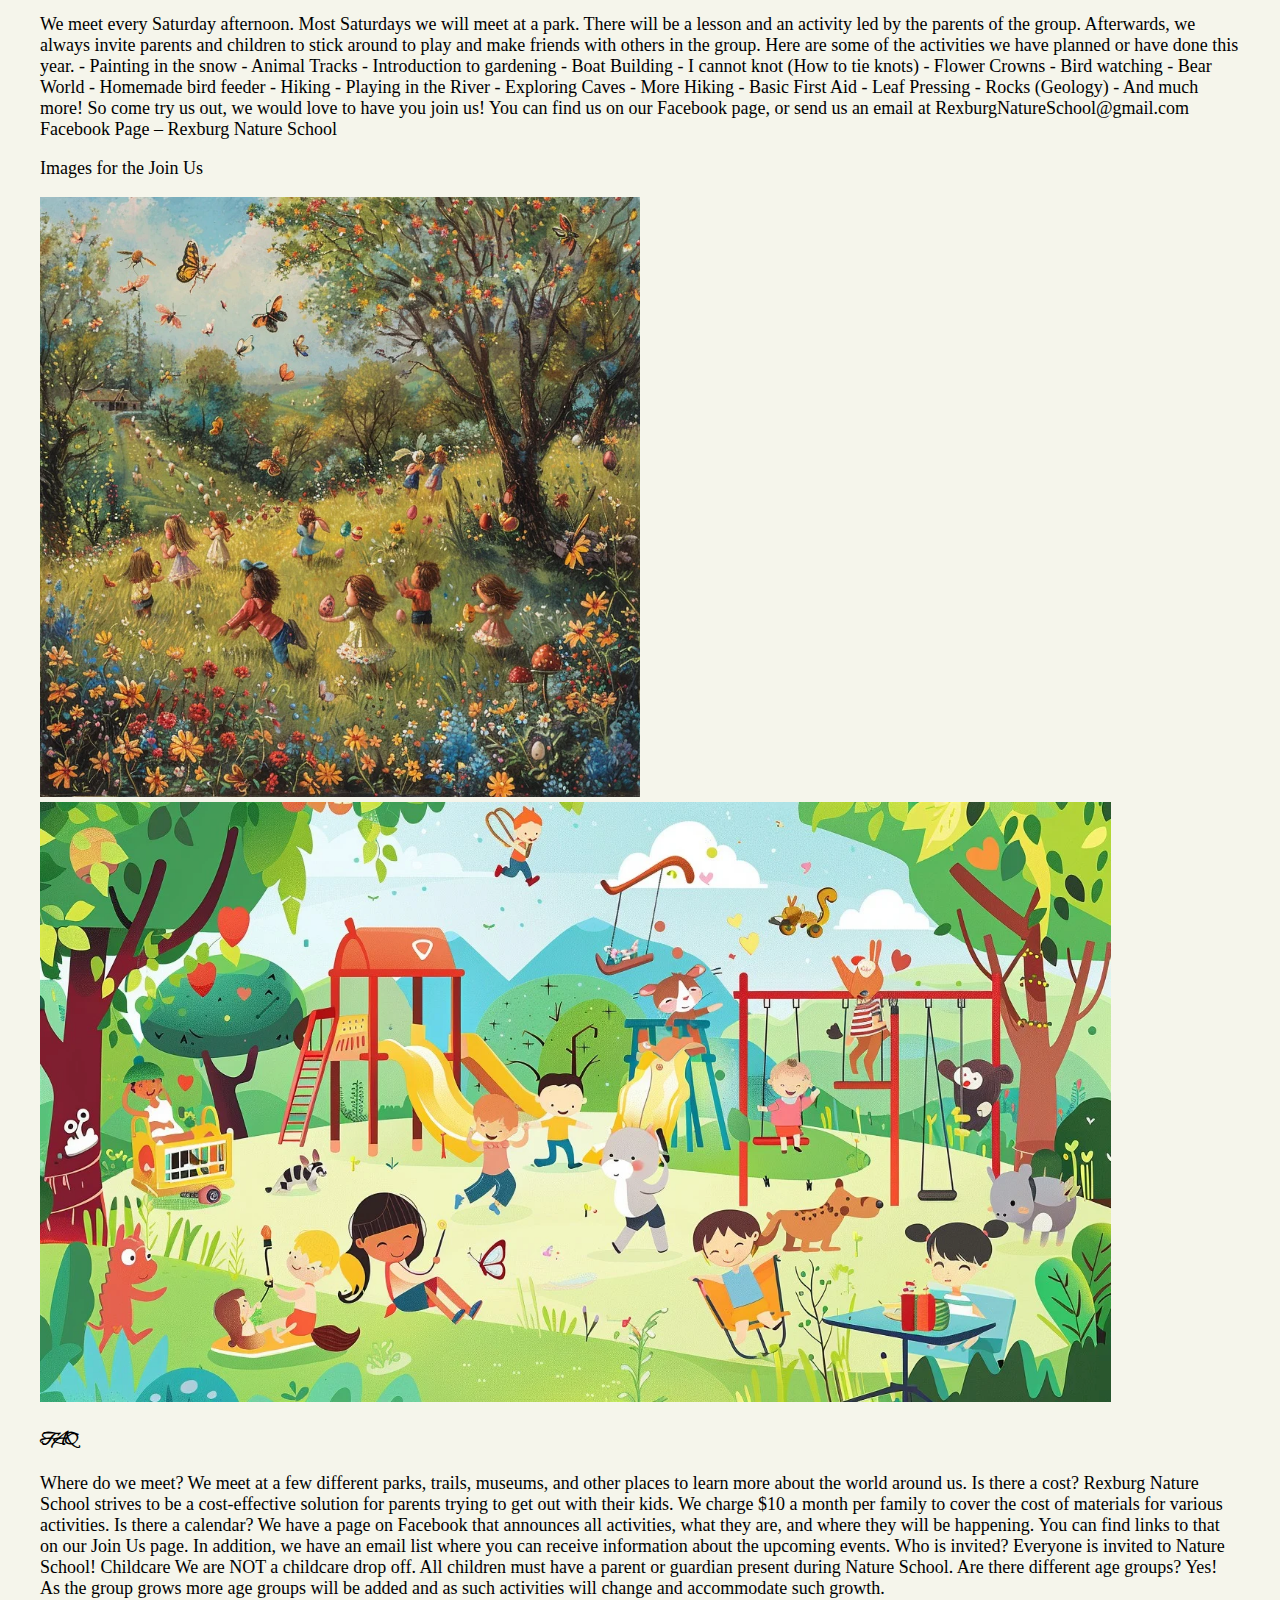
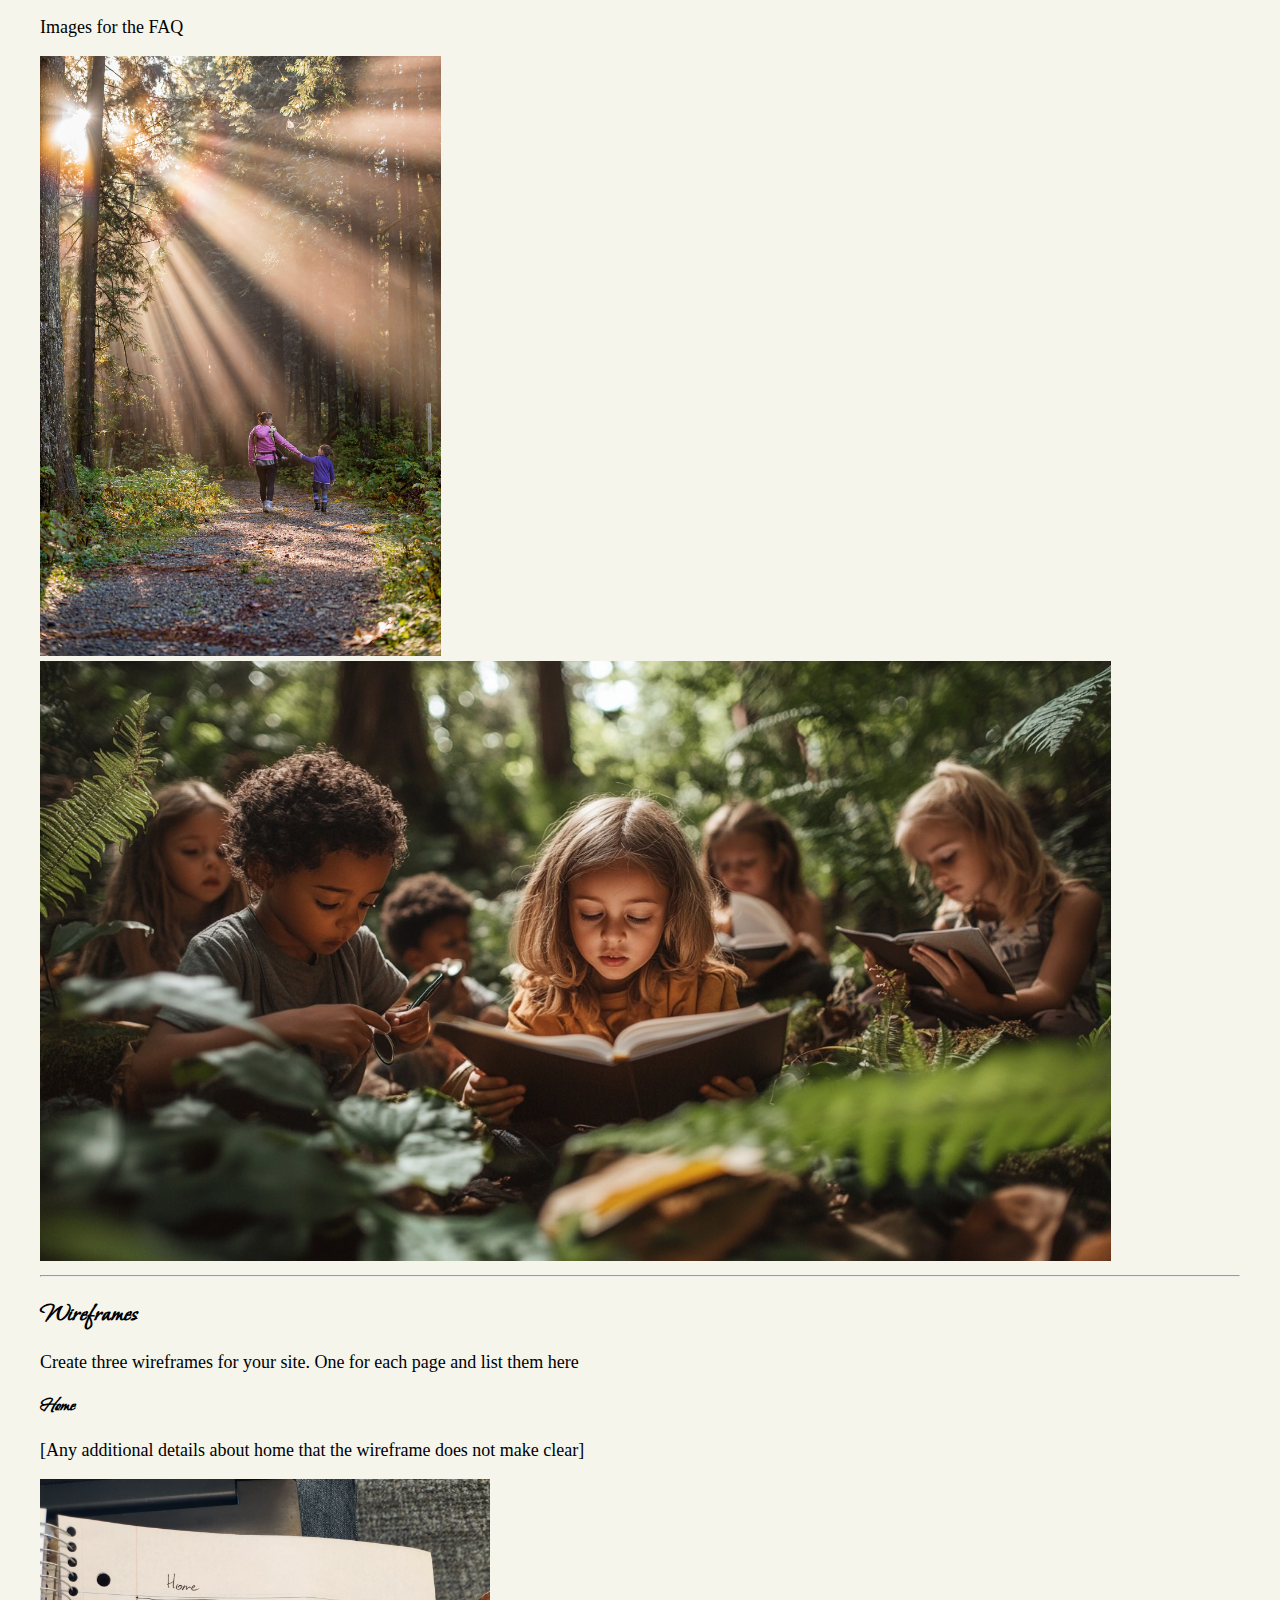
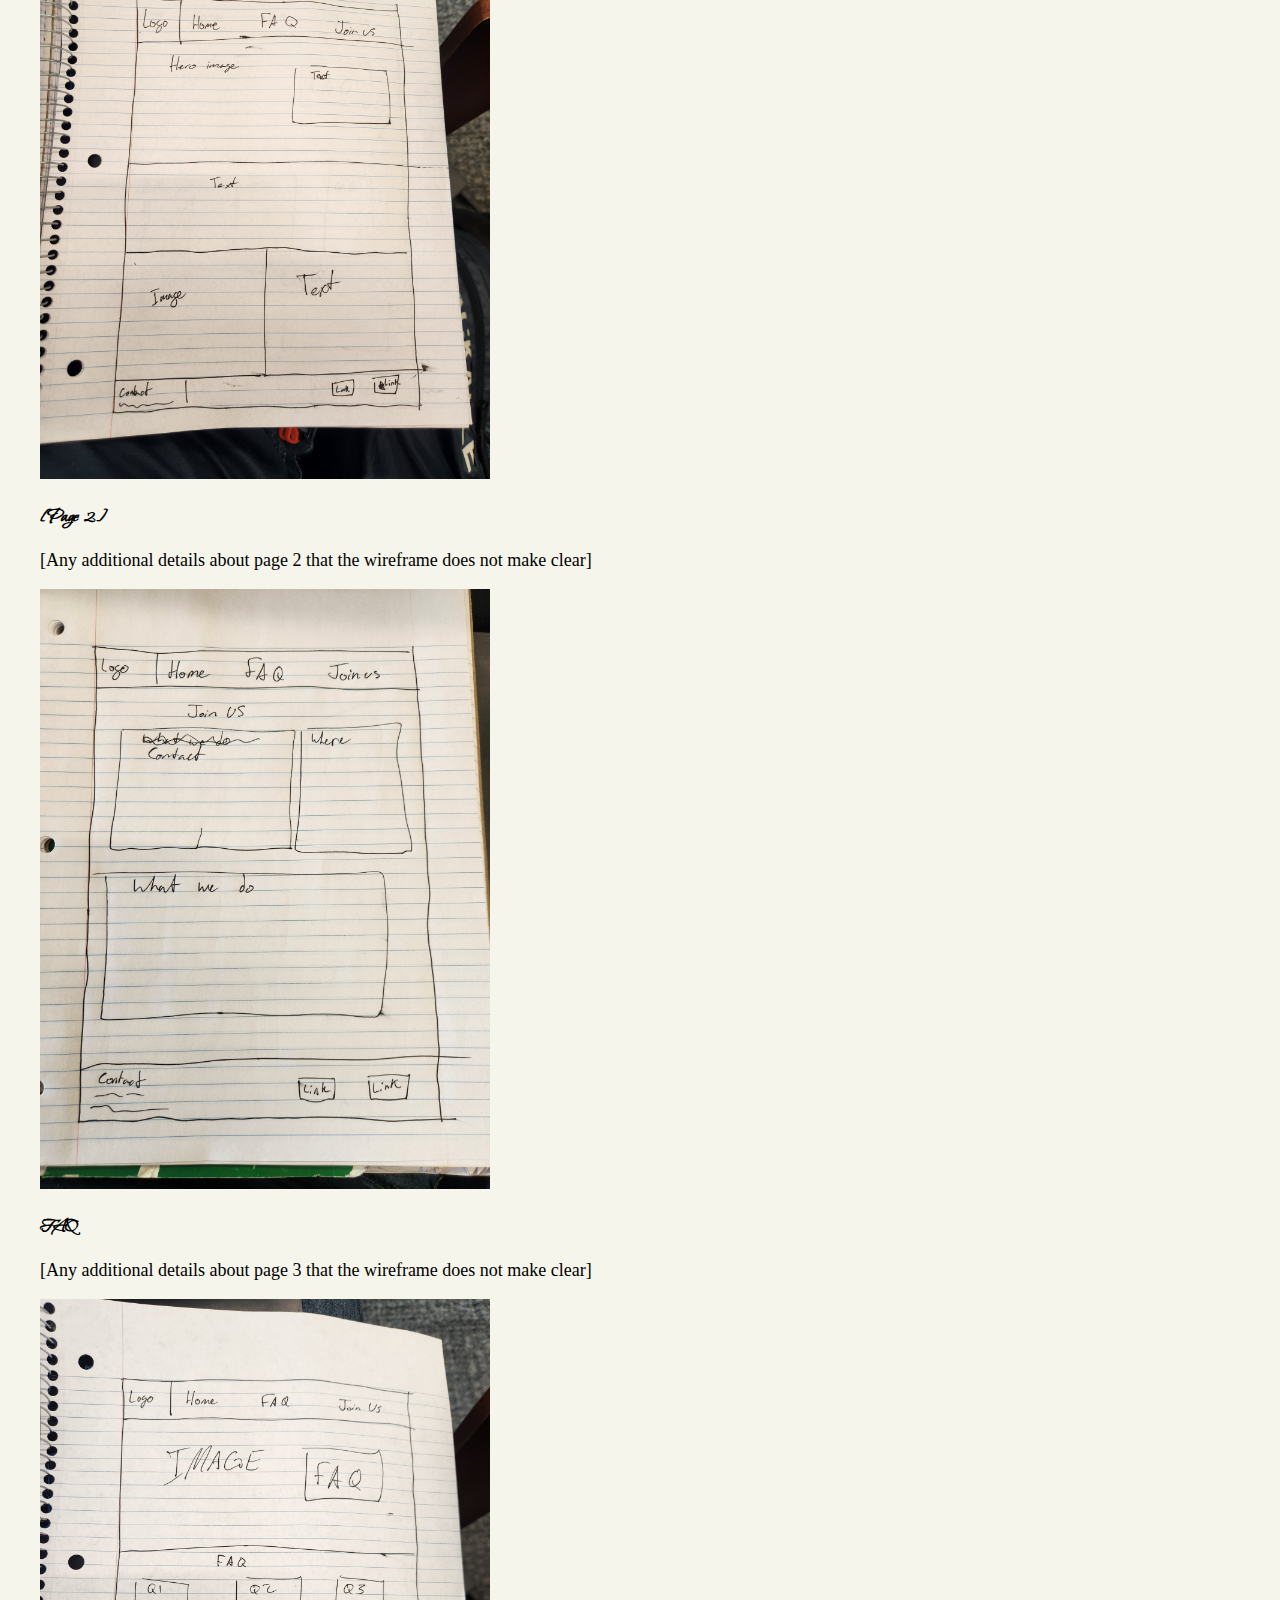
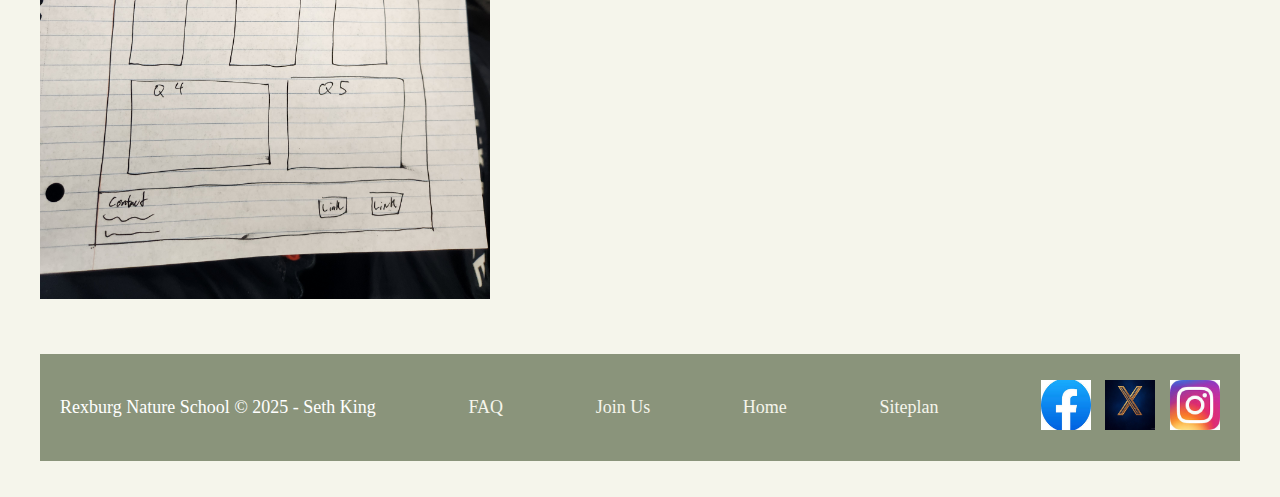
<file: Personal site plan/siteplan.html>
<!DOCTYPE html>
<html lang="en">

<head>
    <meta charset="UTF-8">
    <meta name="viewport" content="width=device-width, initial-scale=1.0">
    <title>Rexburg Nature School</title>
    <link rel="stylesheet" href="styles/style.css">
    <link rel="preconnect" href="https://fonts.googleapis.com">
    <link rel="preconnect" href="https://fonts.gstatic.com" crossorigin>
    <link href="https://fonts.googleapis.com/css2?family=Bonheur+Royale&display=swap" rel="stylesheet">
    <link rel="preconnect" href="https://fonts.googleapis.com">
    <link rel="preconnect" href="https://fonts.gstatic.com" crossorigin>
    <link href="https://fonts.googleapis.com/css2?family=Bonheur+Royale&family=Tinos:ital,wght@0,400;0,700;1,400;1,700&display=swap" rel="stylesheet">
</head>
<body>
    <header>
      <a id="logo_link_1" href="index.html" title="Rexburg Nature School">
        <img src="images/RNS_LOGO.png" alt="logo">
      </a> 
      <nav>
        <a href="index.html">Home</a>
        <a href="FAQ.html  ">FAQ</a>
        <a href="Join_us.html">Join Us</a> 
    </nav>
      <h2>Seth King</h2>
      <h2>WDD 130</h2>
    </header>
    <main>
      <!-- ------------------------Steps 2-3------------------------------ -->
      <hr>
      <h2>Overview</h2>
      <h3>Purpose</h3>
      <!-- TODO: Week 07 - Fill in your purpose. In 2–3 sentences, write the purpose statement from your elevator pitch -->
      <p>Welcome to Rexburg Forest School! Every Saturday, children of all ages come together to explore, learn, and connect with nature in a hands-on, immersive way. With exciting field trips and adventures led by parents, children gain a deeper understanding and appreciation of the world around them, all while making new friends and discovering their own passions. Join us for a few hours every Saturday dedicated to learning from nature. </p>
 

      <h3>Audience</h3>
      <!-- TODO: Week 07 - write about your intended audience. Who are they? How old are they? Why will they be using your site? What do you want them to do? -->
      <p>The designated audience is any family with kids. As far as ages go it will be for any and all. They will be using the site to find and learn more about forest school. They join the group that meets on saturday.</p>
      <hr>
      <h2>Branding</h2>
      <h3>Website Logo</h3>
      <!-- TODO: Week 07 - Replace this with some sort of logo for your site.  A logo can be as simple as the name of your site in a nice font :) -->
      <img src="images/RNS_LOGO.png" alt="Logo image">
      <hr>
      <h2>Style Guide</h2>

      <!-- ------------------------Steps 4-8------------------------------ -->

      <h3>Color Palette</h3>

      <table class="colors">
        <tbody><tr>
          <th>Primary</th>
          <th>Secondary</th>
          <th>Accent 1</th>
          <th>Accent 2</th>
        </tr>
        <!-- Switch to the site-plan.css file and change your colors there. -->
        <tr>
          <td class="primary"></td>
          <td class="secondary"></td>
          <td class="accent1"></td>
          <td class="accent2"></td>
        </tr>
      </tbody></table>

      <!-- ------------------------Step 9------------------------------ -->

      <h3>Typography</h3>
      <!-- TODO: Week 07 - Choose a font for your paragraphs (body copy) and headlines. What font(s) have you chosen? Why did you choose what you did?  Make sure to review the list of web safe fonts at W3Schools.org as a starting point.  Think also about which of your colors above you might use for background and font colors. -->

      <h4>
        <!-- TODO: Week 07 - change this -->
        Heading Font: Bonheur Royale
      </h4>
      <h4>
        <!-- TODO: Week 07 - change this -->
        Paragraph Font: Tinos
      </h4>
      <h3>Normal paragraph example</h3>
      <p>
        Lorem ipsum dolor sit amet, consectetur adipiscing elit, sed do eiusmod
        tempor incididunt ut labore et dolore magna aliqua. Ut enim ad minim
        veniam, quis nostrud exercitation ullamco laboris nisi ut aliquip ex ea
        commodo consequat. Duis aute irure dolor in reprehenderit in voluptate
        velit esse cillum dolore eu fugiat nulla pariatur. Excepteur sint
        occaecat cupidatat non proident, sunt in culpa qui officia deserunt
        mollit anim id est laborum.
      </p>
      <h3>Colored paragraph example</h3>
      <p class="colored">
        Lorem ipsum dolor sit amet, consectetur adipiscing elit, sed do eiusmod
        tempor incididunt ut labore et dolore magna aliqua. Ut enim ad minim
        veniam, quis nostrud exercitation ullamco laboris nisi ut aliquip ex ea
        commodo consequat.
      </p>

      <!-- ------------------------Step 10------------------------------ -->

      <h3>Navigation</h3>
      <!-- Think about how you want your navigation bar to look. In the site-plan.css file change the colors to your colors to get the look you desire. -->
      <nav>
        <a href="#">Home</a>
        <!-- TODO: Week 08 - change the name of page 2 -->
        <a href="#">Join Us</a>
        <!-- TODO: Week 08 - change the name of page 3 -->
        <a href="#">FAQ</a>
      </nav>
      <hr>
      <h2>Site Map</h2>
      <div class="sitemap">
        <div class="sm-home">Home</div>
        <div class="sm-page2">
          <!-- TODO: Week 08 - change this -->
          [Page2]
        </div>
        <div class="sm-page3">
          <!-- TODO: Week 08 - change this -->
          [Page3]
        </div>

        <div class="top">&nbsp;</div>
        <div class="left">&nbsp;</div>
        <div class="right">&nbsp;</div>
      </div>

      <!-- --------Content Section -------------- -->
      <hr>
      <h2>Content</h2>
      <h3>Home page</h3>
      <p>
        <!-- TODO: Week 08 - change this -->
        Welcome to Rexburg Forest School! Every Saturday, children of all ages come together to explore, learn, and connect with nature in a hands-on, immersive way. With exciting field trips and adventures led by parents, children gain a deeper understanding and appreciation of the world around them, all while making new friends and discovering their own passions. Join us for a few hours every Saturday dedicated to learning from nature.
      </p>
      <p>Images for the Home page</p>
      <img src="images/learning-in-forest.webp" alt="image for homepage" height="600">
      <img src="images/two-people-walking-down-a-path-in-a-park.jpg" alt="image for homepage" height="600">

      <!-- TODO: Week 08 - change this -->
      <h3>[Page 2]</h3>
      <p>We meet every Saturday afternoon. Most Saturdays we will meet at a park. There will be a lesson and an activity led by the parents of the group. Afterwards, we always invite parents and children to stick around to play and make friends with others in the group.
        Here are some of the activities we have planned or have done this year.
        -	Painting in the snow
        -	Animal Tracks
        -	Introduction to gardening
        -	Boat Building
        -	I cannot knot (How to tie knots)
        -	Flower Crowns
        -	Bird watching
        -	Bear World
        -	Homemade bird feeder
        -	Hiking
        -	Playing in the River
        -	Exploring Caves
        -	More Hiking
        -	Basic First Aid
        -	Leaf Pressing
        -	Rocks (Geology)
        -	And much more!
        So come try us out, we would love to have you join us! You can find us on our Facebook page, or send us an email at RexburgNatureSchool@gmail.com
        Facebook Page – Rexburg Nature School
        </p>
      <p>Images for the Join Us</p>
      <img src="images/illustration-playing.webp" alt="image for page" height="600">
      <img src="images/children-park.webp" alt="image for page" height="600">

      <!-- TODO: Week 08 - change this -->
      <h3>FAQ</h3>
      <p>
        <!-- TODO: Week 08 - change this -->
        Where do we meet?
        We meet at a few different parks, trails, museums, and other places to learn more about the world around us.
        Is there a cost?
        Rexburg Nature School strives to be a cost-effective solution for parents trying to get out with their kids. We charge $10 a month per family to cover the cost of materials for various activities. 
        Is there a calendar? 
        We have a page on Facebook that announces all activities, what they are, and where they will be happening. You can find links to that on our Join Us page. In addition, we have an email list where you can receive information about the upcoming events.
        Who is invited?
        Everyone is invited to Nature School!
        Childcare
        We are NOT a childcare drop off. All children must have a parent or guardian present during Nature School.
        Are there different age groups?
        Yes! As the group grows more age groups will be added and as such activities will change and accommodate such growth.
        
      </p>
      <p>Images for the FAQ</p>
      <img src="images/walking-in-forest.jpg" alt="image for page3" height = "600">
      <img src="images/children-reading-outdoors.jpg" alt="image for page3" height = "600">

      <hr>
      <h2>Wireframes</h2>
      <p>
        Create three wireframes for your site. One for each page and list them
        here
      </p>

      <h3>Home</h3>
      <p>
        <!-- TODO: Week 09 - change this -->
        [Any additional details about home that the wireframe does not make
        clear]
      </p>
      <!-- TODO: Week 09 - Add main page wireframe here  -->
      <img src="images/Home.jpg" alt="home page wireframe" height = "600">

      <!-- TODO: Week 09 - change this -->
      <h3>[Page 2]</h3>
      <p>
        <!-- TODO: Week 09 - change this -->
        [Any additional details about page 2 that the wireframe does not make
        clear]
      </p>
      <!-- TODO: Week 09 - Add page 2 wireframe here  -->
      <img src="images/Join_Us.jpg" alt="FAQ Wireframe" height = "600">

      <!-- TODO: Week 09 - change this -->
      <h3>FAQ</h3>
      <p>
        <!-- TODO: Week 09 - change this -->
        [Any additional details about page 3 that the wireframe does not make
        clear]
      </p>
      <!-- TODO: Week 09 - Add page 3 wireframe here -->
      <img src="images/FAQ.jpg" alt="FAQ wireframe" height = "600">
    </main>
    <footer>
      <p>Rexburg Nature School &copy; 2025 - Seth King</p>
      <p><a href="FAQ.html">FAQ</a></p>
      <p><a href="Join_us.html">Join Us</a></p>
      <p><a href="index.html">Home</a></p>   
      <p><a href="siteplan.html"> Siteplan</a>
      <div class="social">
          <a href="https://facebook.com" target="_blank" rel="noopener">
              <img src="images/fb_icon.jpg" alt="Facebook icon" width="50" height="50">
          </a>
          <a href="https://twitter.com" target="_blank" rel="noopener">
              <img src="images/x_icon.jpg" alt="Twitter icon" width="50" height="50">
          </a>
          <a href="https://instagram.com" target="_blank" rel="noopener">
              <img src="images/ig_icon.jpg" alt="Instagram icon" width="50" height="50">
          </a>
      </div>
  </footer>

</body>
</html>
</file>
<file: Personal site plan/styles/style.css>
@import url("https://fonts.googleapis.com/css2?family=Bonheur+Royale&display=swap");
@import url("https://fonts.googleapis.com/css2?family=Bonheur+Royale&family=Tinos:ital,wght@0,400;0,700;1,400;1,700&display=swap");

:root {
  --primary-color: #606e54;
  --secondary-color: #8A947b;
  --accent1-color: #f5f5eb;
  --accent2-color: #85552B;
  --heading-font: "Bonheur Royale", serif;
  --paragraph-font: Tinos, Helvetica, sans-serif;
  --headline-color-on-white: #85552B;
  --headline-color-on-color: #606e54;
  --paragraph-color-on-white: #396e94;
  --paragraph-color-on-color: black;
  --paragraph-background-color: #f5f5eb;
  --nav-link-color: #85552B;
  --nav-background-color: #f7f9fa;
  --nav-hover-link-color: white;
  --nav-hover-background-color: #396e94;
}

body {
  max-width: 1200px;
  margin: 0 auto;
  padding: 2em;
  font-size: 18px;
  background-color: var(--accent1-color);
}

header {
  display: flex;
  justify-content: space-between;
  align-items: center;
  padding: 20px 30px;
  background-color: var(--paragraph-background-color);
}
header img {
  width: 100px;
}
nav {
  display: flex;
  gap: 10px;
}
nav a {
  padding: 0.5em 1em;
  text-decoration: none;
  color: var(--nav-link-color);
  font-family: var(--paragraph-font); 
}
nav a:hover {
  color: var(--nav-hover-link-color);
  background-color: var(--nav-hover-background-color);
}
h1, h2, h3, h4, h5, h6 {
    font-family: var(--heading-font); 
}

.hero {
  position: relative;
  text-align: center;
}
.hero img {
  width: 100%;
  height: auto;
  object-fit: cover;
  max-height: 600px;
  border-radius: 8px;
}
.hero h1 {
  position: absolute;
  top: 50%;
  left: 50%;
  transform: translate(-50%, -50%);
  color: #fff;
  text-shadow: 2px 2px 4px rgba(0, 0, 0, 0.8);
  font-size: 2em;
  font-family: var(--heading-font); 
}


.intro {
  display: grid;
  grid-template-columns: 1fr 1fr;
  max-width:1200px;
  margin: 0 auto;
  gap: 0 20px ;
}
.intro img {
  width: 100%;
  height: auto;
  object-fit: cover;
  padding: 20px 0 0 0 ;
  border-radius: 8px;


}
.intro h2 {
  color: var(--headline-color-on-white);
  text-align: left;
  font-family: var(--heading-font); 
}
.intro p {
  font-family: var(--paragraph-font);
  color: var(--paragraph-color-on-white);
  line-height: 1.6;
  text-align: justify;
  font-size: 1.5em;
}

footer {
  background-color: var(--secondary-color);
  padding: 25px 20px;
  margin-top: 50px;
  display: flex;
  flex-wrap: wrap;
  justify-content: space-between;
  align-items: center;
  color: #fff;
}
footer a {
  color: var(--accent1-color);
  text-decoration: none;
  font-family: var(--paragraph-font);
}
footer a:hover {
  color: var(--nav-hover-link-color);
}
.social img {
  width: 50px;
  height: 50px;
  margin-left: 10px;
}

@media (max-width: 768px) {
  header {
      flex-direction: column;
      padding: 15px;
  }
  nav {
      flex-direction: column;
      width: 100%;
  }
  nav a {
      padding: 0.8em;
      width: 100%;
  }
  .hero h1 {
      font-size: 1.8em;
  }
}
</file>
<file: wwr/style/style.css>
header{
    background-color: darkolivegreen;
    color: var(--headline-color-on-dark);
    padding: 2em;
    background-color: rgb(85, 107, 47);
}

body {
    color: var(--headline-color-on-white);
    max-width: 1600px;
    margin: 0 auto;
    padding: 4em;
    font-size: 18px;
}
content {
    max-width: 1600px;
}
nav a {
    text-align: center;
    color: blue;
    text-decoration: none;

}

.button-box {
    text-align: center;
}
hero-msg {
    text-align: center;
    text-decoration: none;
}
h1, h4 {
    text-align: center;
    color: #1a8a4d;
    text-decoration: none;
}
main section {
    text-align: center;
    color: black;
}

nav a:hover {
    color: lightskyblue;
    text-decoration: none;
}
.home-title{
    font-family: var(--heading-font);
    color: #1a8a4d;
}
h4{
    font-family: var(--heading-font);
    color: #1a8a4d;
    
}
#background {
    height: 725px;

}
body {
    background-color: #fcfbfc;
}

nav a:hover {
    background-color: black;
    color: white;
    text-decoration: none;
}
.book, .join{
    background-color: steelblue;
    color: white;
    text-decoration: none;
}
.book:hover, .join:hover{
    background-color: darkblue;
    color: white;
}
#background { 
    background-color: tan;
    
}
.msg{
    background-color: olivedrab;
}
footer {
    background-color: rgba(20,30,13 .7 );
}
.book {
    background-color: steelblue;
    color: white;
}
.join{
    background-color: steelblue;
    color: white;
}
.book:hover{
    background-color: darkblue;
    color: white;
}
.join:hover{
    background-color: darkblue;
    color: white;
}
.msg h2 {
    color: white;
}
.msg p {
    color: white;
}
footer{
    background-color: tan;

}
footer a{
    color: black;
    text-decoration: none;
    font-size: 1.2em;
}
footer a:hover{
    color: blue;
    text-decoration: none;
    font-size: 1.2em;
}

.icon{
    width:80px;
}
</file>
<file: positionstyles.css>
/* CSS - Name: "positionstyles.css" */
/* Activity 1 styles */
.content1 {
  /* This is the parent of the activity 1 boxes. */
  display: grid;
  grid-template-columns: 1fr 1fr;
  justify-items: center;
  gap: 30px;

}
.red1 { 
  width: 100%; 
  height: 100px; 
  background-color: red;
  grid-column: 1/3; 
} 
.green1 {
  width: 200px; 
  height: 200px; 
  background-color: green; 

} 
.yellow1 {
  width: 200px; 
  height: 200px; 
  background-color: gold; 
} 
.blue1 {
  width: 100%; 
  height: 100px; 
  background-color: blue;
  grid-column: 1/3; 

} 
/* Activity 2 styles */ 
.content2 {
  /* This is the parent container */
  position: relative;
  width: 200px;
  height: 200px;
}

.red2, .green2, .yellow2, .blue2 {
  width: 100px;
  height: 100px;
  position: absolute;
}

.red2 {
  background-color: red;
  top: 0;
  left: 0;
  z-index: 1;
}

.green2 {
  background-color: green;
  top: 40px;
  left: 40px;
  z-index: 2;
}

.yellow2 {
  background-color: gold;
  top: 80px;
  left: 80px;
  z-index: 3;
}

.blue2 {
  background-color: blue;
  top: 110px;
  left: 110px;
  z-index: 4;
}

/* Activity 3 styles */ 
.content3 {
  /* This is the parent of the activity 3 boxes. */
  display: grid;
  grid-template-columns: 1fr 1fr;
  justify-items: center;
  grid-column-gap: 30px ;
  
}
.red3 {
  width: 100%; 
  height: 100px; 
  background-color: red; 
  grid-column: 1/3;
} 
.green3 {
  width: 100%; 
  height: 300px; 
  background-color: green;
  
} 
.yellow3 {
  width: 100%; 
  height: 300px; 
  background-color: gold; 
  grid-column-gap: 30px;
} 
.blue3 {
  width: 100%;
  height: 100px; 
  background-color: blue; 
  grid-column: 1/3;
} 
/* Activity 4 styles */ 
.content4 {
  /* This is the parent of the activity 4 boxes. */
  height: 400px;
  grid-template-columns: 1fr 1fr;
  display: grid;
  
}
.red4 {
  width: 100%; 
  height: 400px; 
  background-color: red; 
  grid-column: 1/2;
  grid-row:1/4;
} 
.green4 {
  width: 100%; 
  height: 100%; 
  background-color: green; 
  grid-column: 2/3;
  grid-row: 1/2;
} 
.yellow4 {
  width: 100%; 
  height: 100%; 
  background-color: gold; 
  grid-column: 2/3 ;
  grid-row:2/3 ;
} 
.blue4 {
  width: 100%; 
  height: 100%; 
  background-color: blue; 
  grid-column: 2/3;
  grid-row: 3/4;
} 
/* Activity 5 styles */ 
.content5 {
  /* This is the parent of the activity 5 boxes. */
  height: 400px;
  
  
}
.red5 { 
  width: 100%; 
  height: 100px; 
  background-color: red; 
} 
.green5 { 
  width: 200px; 
  height: 200px; 
  background-color: green; 
  float: left;

} 
.yellow5 {
  background-color: gold; 

} 
.blue5 {
  width: 100%; 
  height: 100px; 
  background-color: blue; 

} 
/* Activity 6 styles */ 
.content6 {
  /* This is the parent of the activity 6 boxes. */
  display: grid;
  grid-template-columns: 1fr 1fr 1fr;
  grid-template-rows: 1fr 1fr 1fr;
  height: 300px;
  width: 300px;
  position: relative;
}
.red6 {
  width: 100%; 
  height: 100px; 
  background-color: red; 
  grid-column: 1/3;
  grid-row:1/2;
} 
.green6 {
  width: 100px; 
  height: 100px; 
  background-color: green; 
  grid-column:1/2;
  grid-row: 3/4;
  z-index: 3;
} 
.yellow6 {

  background-color: gold; 
  grid-row: 2/4;
  grid-column: 3/4;
  z-index: 5;
  

} 
.blue6 {
  width: 200px; 
  height:200px; 
  background-color: blue;
  position: absolute;
  z-index: 2;
  top:50px;
  left:50px;
} 


/* Do not make any changes below here */
.activity {
  width: 70%; 
  margin: 20px auto; 
  font-family: Arial, sans-serif; 
  border: 1px solid black; 
  padding: 10px; 
  clear:both; 
  overflow: auto;
} 

.hint {
  border: 1px solid grey;
  background: #e0e0e0;
  padding: .5em;
  position: relative;
  margin: 1em 0;
}
.hint h3 {
  margin: 0;
}
.hint:hover {
  background: #d0d0d0;
}
.hint > div {
  display: none;
}

.hint input[type=checkbox] {
  position: absolute;
  width: 100%;
  height: 100%;
  opacity: 0;
  z-index: 1;
  cursor: pointer;
}

.hint input[type=checkbox]:checked ~ div {
  display: block;
}

.hint i {
  position: absolute;
  transform: translate(-6px, 0);
  margin-top: 16px;
  right: 10px;
  top: -3px;
}
.hint i:before, .hint i:after {
  content: "";
  position: absolute;
  background-color: black;
  width: 3px;
  height: 9px;
}
.hint i:before {
  transform: translate(2px, 0) rotate(45deg);
}
.hint i:after {
  transform: translate(-2px, 0) rotate(-45deg);
}

.hint input[type=checkbox]:checked ~ i:before {
  transform: translate(-2px, 0) rotate(45deg);
}
.hint input[type=checkbox]:checked ~ i:after {
  transform: translate(2px, 0) rotate(-45deg);
}
.hint a {
  position: relative;
  z-index: 1;
}
</file>
<file: Personal site plan/styles/FAQstyle.css>
@import url("https://fonts.googleapis.com/css2?family=Bonheur+Royale&display=swap");
@import url("https://fonts.googleapis.com/css2?family=Bonheur+Royale&family=Tinos:ital,wght@0,400;0,700;1,400;1,700&display=swap");

:root {
  --primary-color: #606e54;
  --secondary-color: #8A947b;
  --accent1-color: #f5f5eb;
  --accent2-color: #85552B;
  --heading-font: "Bonheur Royale", serif;
  --paragraph-font: Tinos, Helvetica, sans-serif;
  --headline-color-on-white: #85552B;
  --headline-color-on-color: #606e54;
  --paragraph-color-on-white: #396e94;
  --paragraph-color-on-color: black;
  --paragraph-background-color: #f5f5eb;
  --nav-link-color: #85552B;
  --nav-background-color: #f7f9fa;
  --nav-hover-link-color: white;
  --nav-hover-background-color: #396e94;
}

body {
  max-width: 1200px;
  margin: 0 auto;
  padding: 2em;
  font-size: 18px;
  background-color: var(--accent1-color);
}

header {
  display: flex;
  justify-content: space-between;
  align-items: center;
  padding: 20px 30px;
  background-color: var(--paragraph-background-color);
}
header img {
  width: 100px;

}
nav {
  display: flex;
  gap: 10px;
}
nav a {
  padding: 0.5em 1em;
  text-decoration: none;
  color: var(--nav-link-color);
  font-family: var(--paragraph-font);
}
nav a:hover {
  color: var(--nav-hover-link-color);
  background-color: var(--nav-hover-background-color);
}

#hero {
  position: relative;
  text-align: center;
}
#hero img {
    width: auto;
    height: auto;
    object-fit: cover;
    padding: 20px 0 0 0;
    border-radius: 8px;
}
.hero h1 {
  position: absolute;
  top: 50%;
  left: 50%;
  transform: translate(-50%, -50%);
  color: #fff;
  text-shadow: 2px 2px 4px rgba(0, 0, 0, 0.8);
  font-size: 2em;
}


.question {
    display: grid;
    grid-template-rows: 1fr;
    gap: 20px;
    border: 3px solid var(--headline-color-on-color);
    border-radius: 10px;
    padding: 20px;
    background-color: var(--accent1-color);
    min-width: 0;
    max-width: 400px;
    margin: 10px;
    font-family: var(--paragraph-font);
    

}
h1 {
    color: var(--headline-color-on-color);
    font-size: 1.5em;
    text-align: center;
}
main {
    margin-top: 50px;
    gap: 20px;

}
#Questions  {
    flex-wrap: wrap;
    justify-content: center;
    display: flex;
    width: 100%;
    font-family: var(--paragraph-font);

}

footer {
  background-color: var(--secondary-color);
  padding: 25px 20px;
  margin-top: 50px;
  display: flex;
  flex-wrap: wrap;
  justify-content: space-between;
  align-items: center;
  color: #fff;
}
footer a {
  color: var(--accent1-color);
  text-decoration: none;
}
footer a:hover {
  color: var(--nav-hover-link-color);
}
.social img {
  width: 50px;
  height: 50px;
  margin-left: 10px;
  border-radius: 8px;
}

@media (max-width: 768px) {
  header {
      flex-direction: column;
      padding: 15px;
  }
  nav {
      flex-direction: column;
      width: 100%;
  }
  nav a {
      padding: 0.8em;
      width: 100%;
  }
  .hero h1 {
      font-size: 1.8em;
  }
}
</file>
<file: Personal site plan/styles/JoinUs.css>
@import url("https://fonts.googleapis.com/css2?family=Bonheur+Royale&display=swap");
@import url("https://fonts.googleapis.com/css2?family=Bonheur+Royale&family=Tinos:ital,wght@0,400;0,700;1,400;1,700&display=swap");

:root {
  --primary-color: #606e54;
  --secondary-color: #8A947b;
  --accent1-color: #f5f5eb;
  --accent2-color: #85552B;
  --heading-font: "Bonheur Royale", serif;
  --paragraph-font: Tinos, Helvetica, sans-serif;
  --headline-color-on-white: #85552B;
  --headline-color-on-color: #606e54;
  --paragraph-color-on-white: #396e94;
  --paragraph-color-on-color: black;
  --paragraph-background-color: #f5f5eb;
  --nav-link-color: #85552B;
  --nav-background-color: #f7f9fa;
  --nav-hover-link-color: white;
  --nav-hover-background-color: #396e94;
}

main {
    max-width: 1200px;
    margin: 0 auto;
    padding: 20px;
}


.hero img {
    width: 100%;
    max-height: 500px;
    object-fit: cover;
    display: block;
    border-radius: 8px;
}

.join-us-section {
    padding: 30px;
    background-color: var(--accent1-color);
    border-radius: 8px;
    
}

.join-us-section h1 {
    font-family: var(--heading-font);
    font-size: 2.5em;
    color: var(--headline-color-on-white);
    margin-bottom: 20px;
    text-align: center;
}

.join-us-section p {
    font-family: var(--paragraph-font);
    font-size: 1.1rem;
    color: var(--paragraph-color-on-white);
    line-height: 1.6;
    margin-bottom: 15px;
    
}

.join-us-section a {
    color: var(--primary-color);
    text-decoration: none;
    font-weight: 700;
}

.join-us-section a:hover {
    text-decoration: underline;
    color: var(--accent2-color);
}

/* Activities list styling */
.activities-list {
    list-style-type: disc;
    margin: 20px 0 20px 40px;
    padding-left: 0;
}

.activities-list li {
    font-family: var(--paragraph-font);
    font-size: 1.1rem;
    color: var(--paragraph-color-on-white);
    margin-bottom: 10px;
}

@media (max-width: 768px) {
    .join-us-section {
        padding: 20px;
    }

    .join-us-section h1 {
        font-size: 2rem;
    }

    .join-us-section p {
        font-size: 1rem;
    }

    .activities-list {
        margin: 15px 0 15px 30px;
    }

    .activities-list li {
        font-size: 1rem;
    }

    .hero img {
        max-height: 400px;
    }
}

@media (max-width: 480px) {
    .join-us-section {
        padding: 15px;
    }

    .join-us-section h1 {
        font-size: 1.8rem;
    }

    .hero img {
        max-height: 300px;
    }
}
</file>
